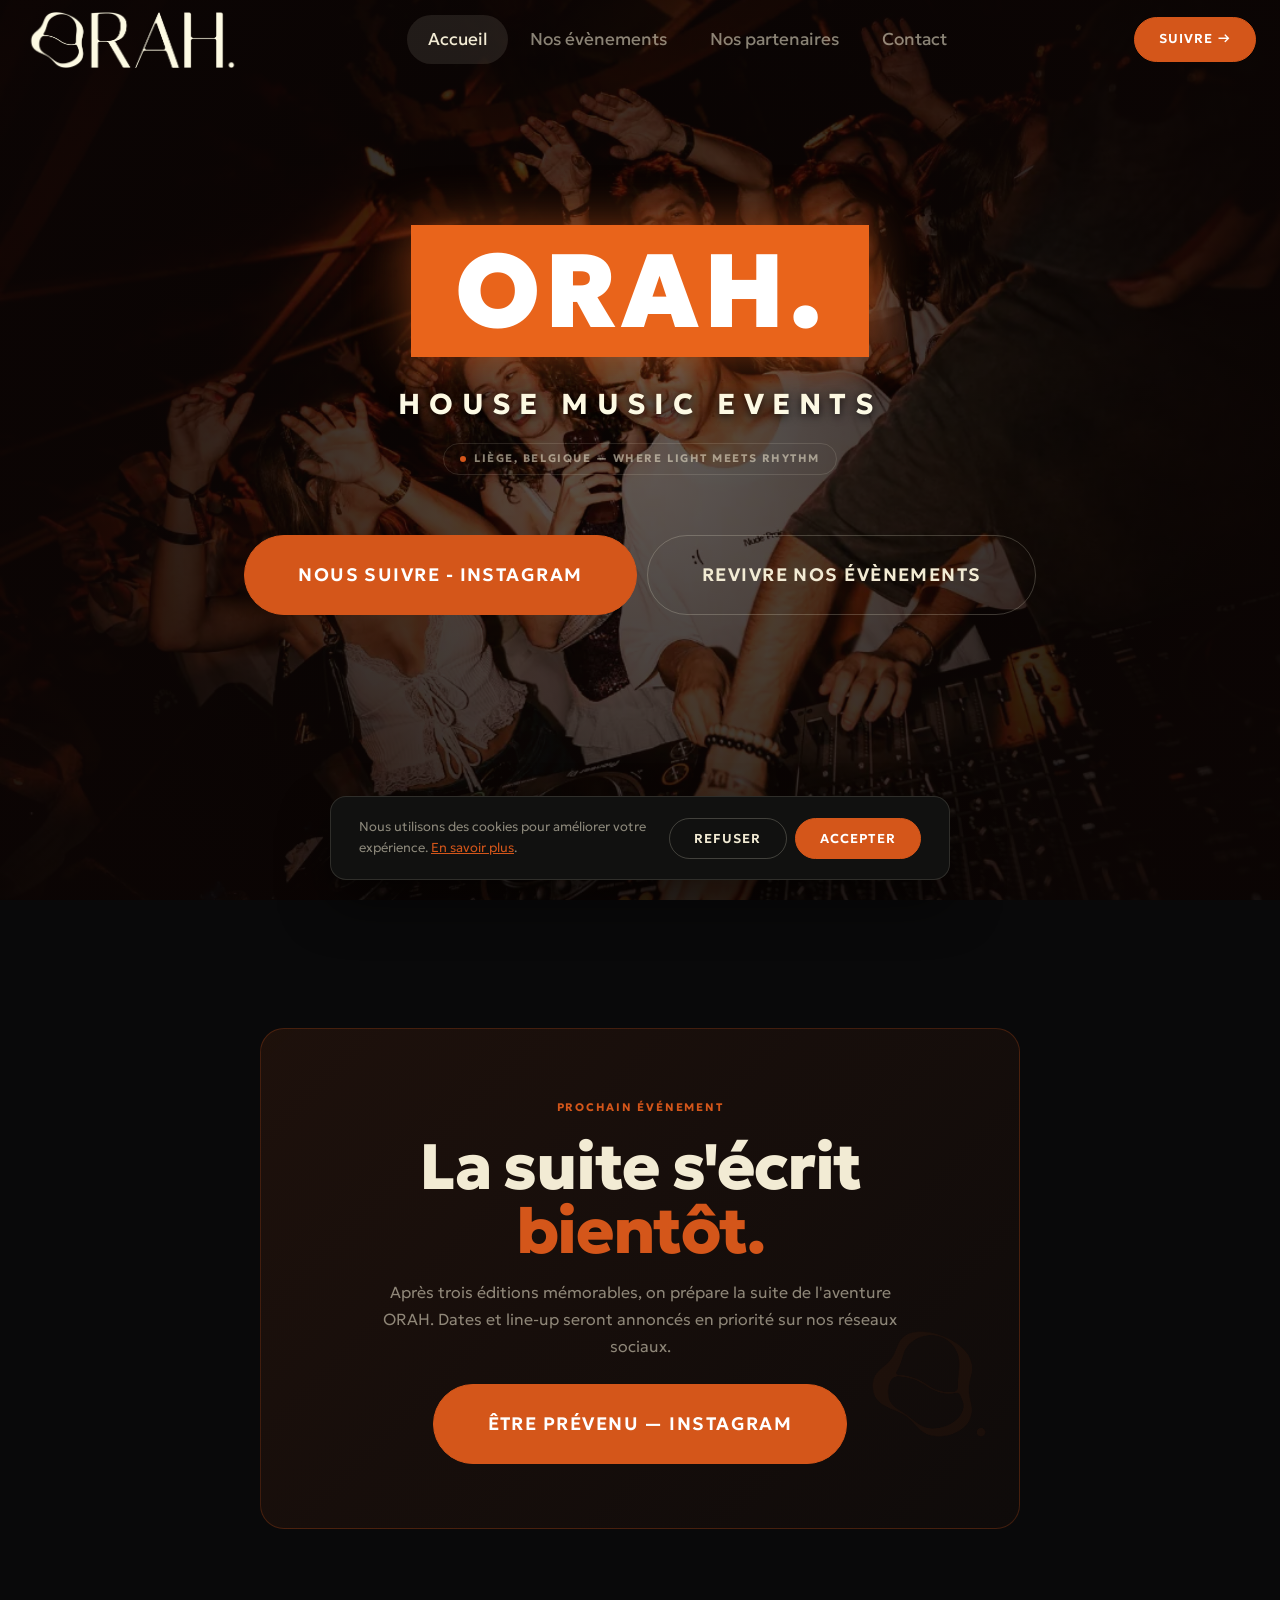
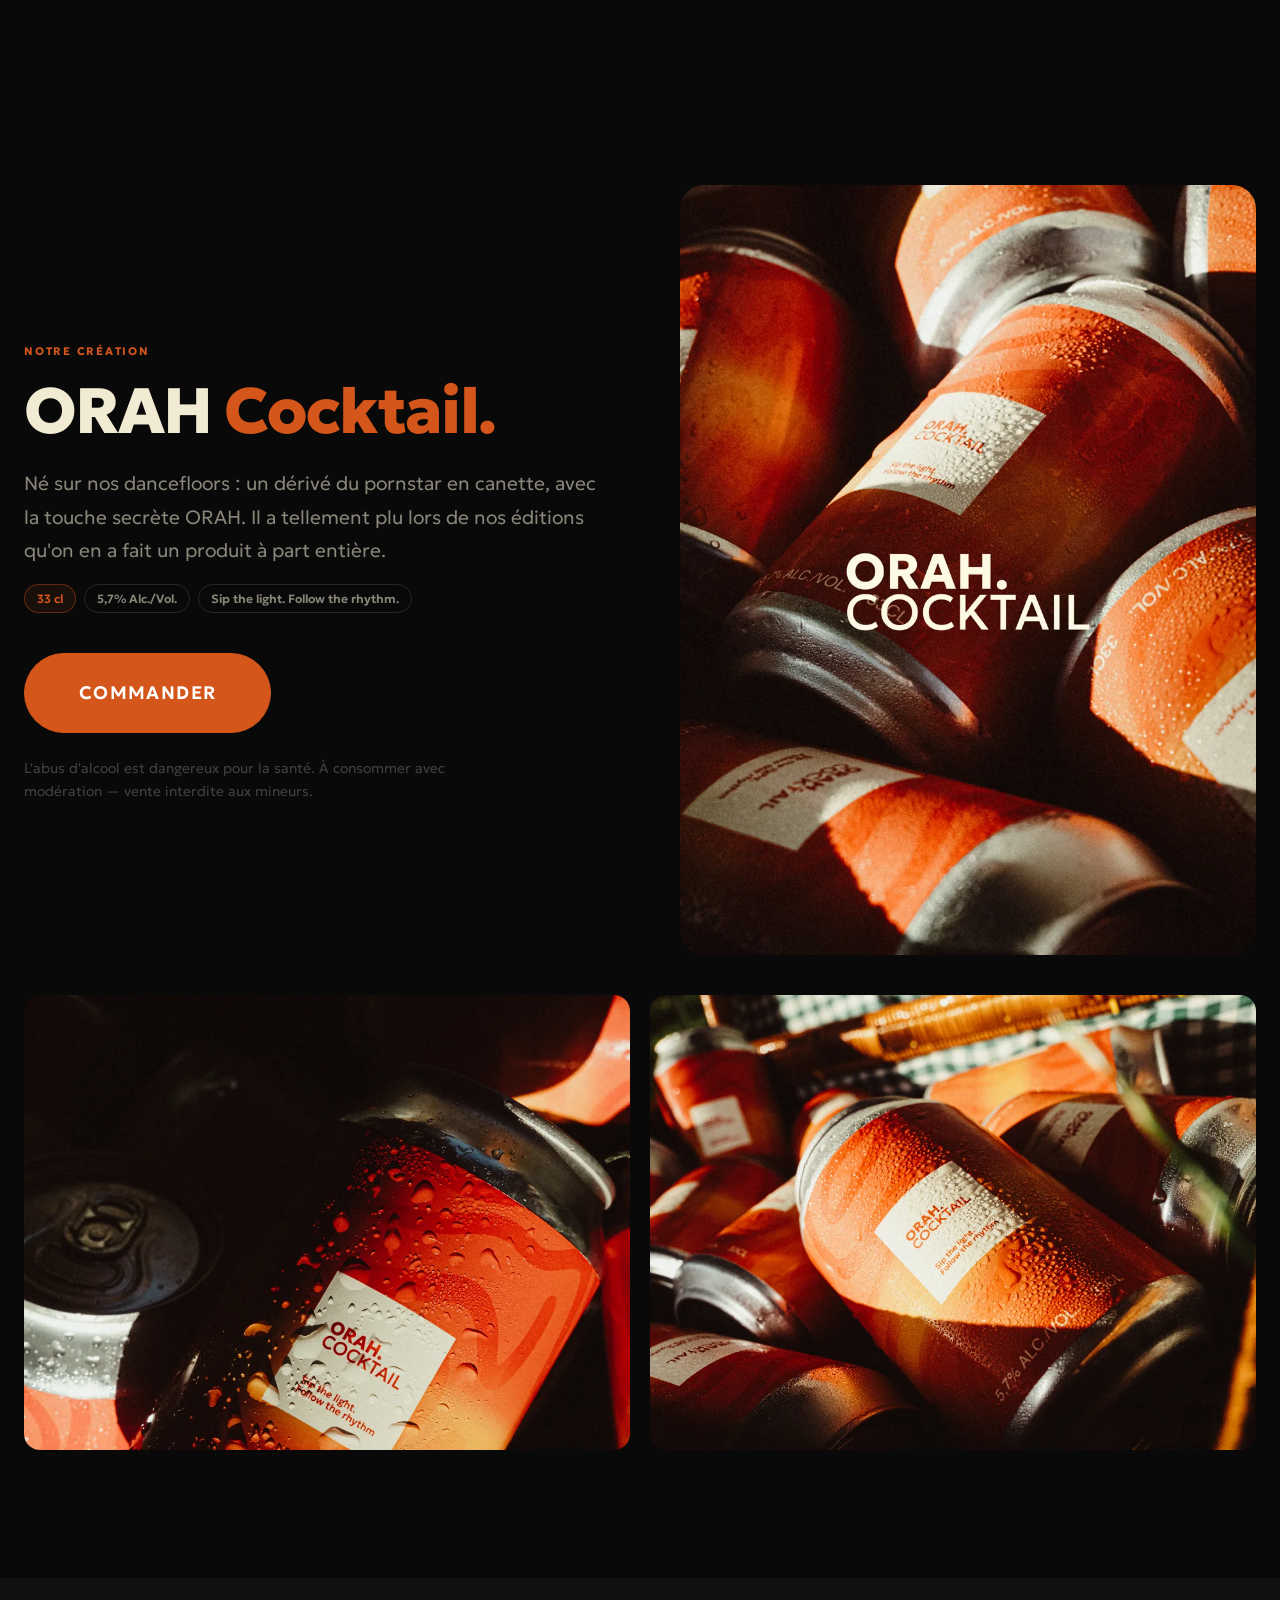
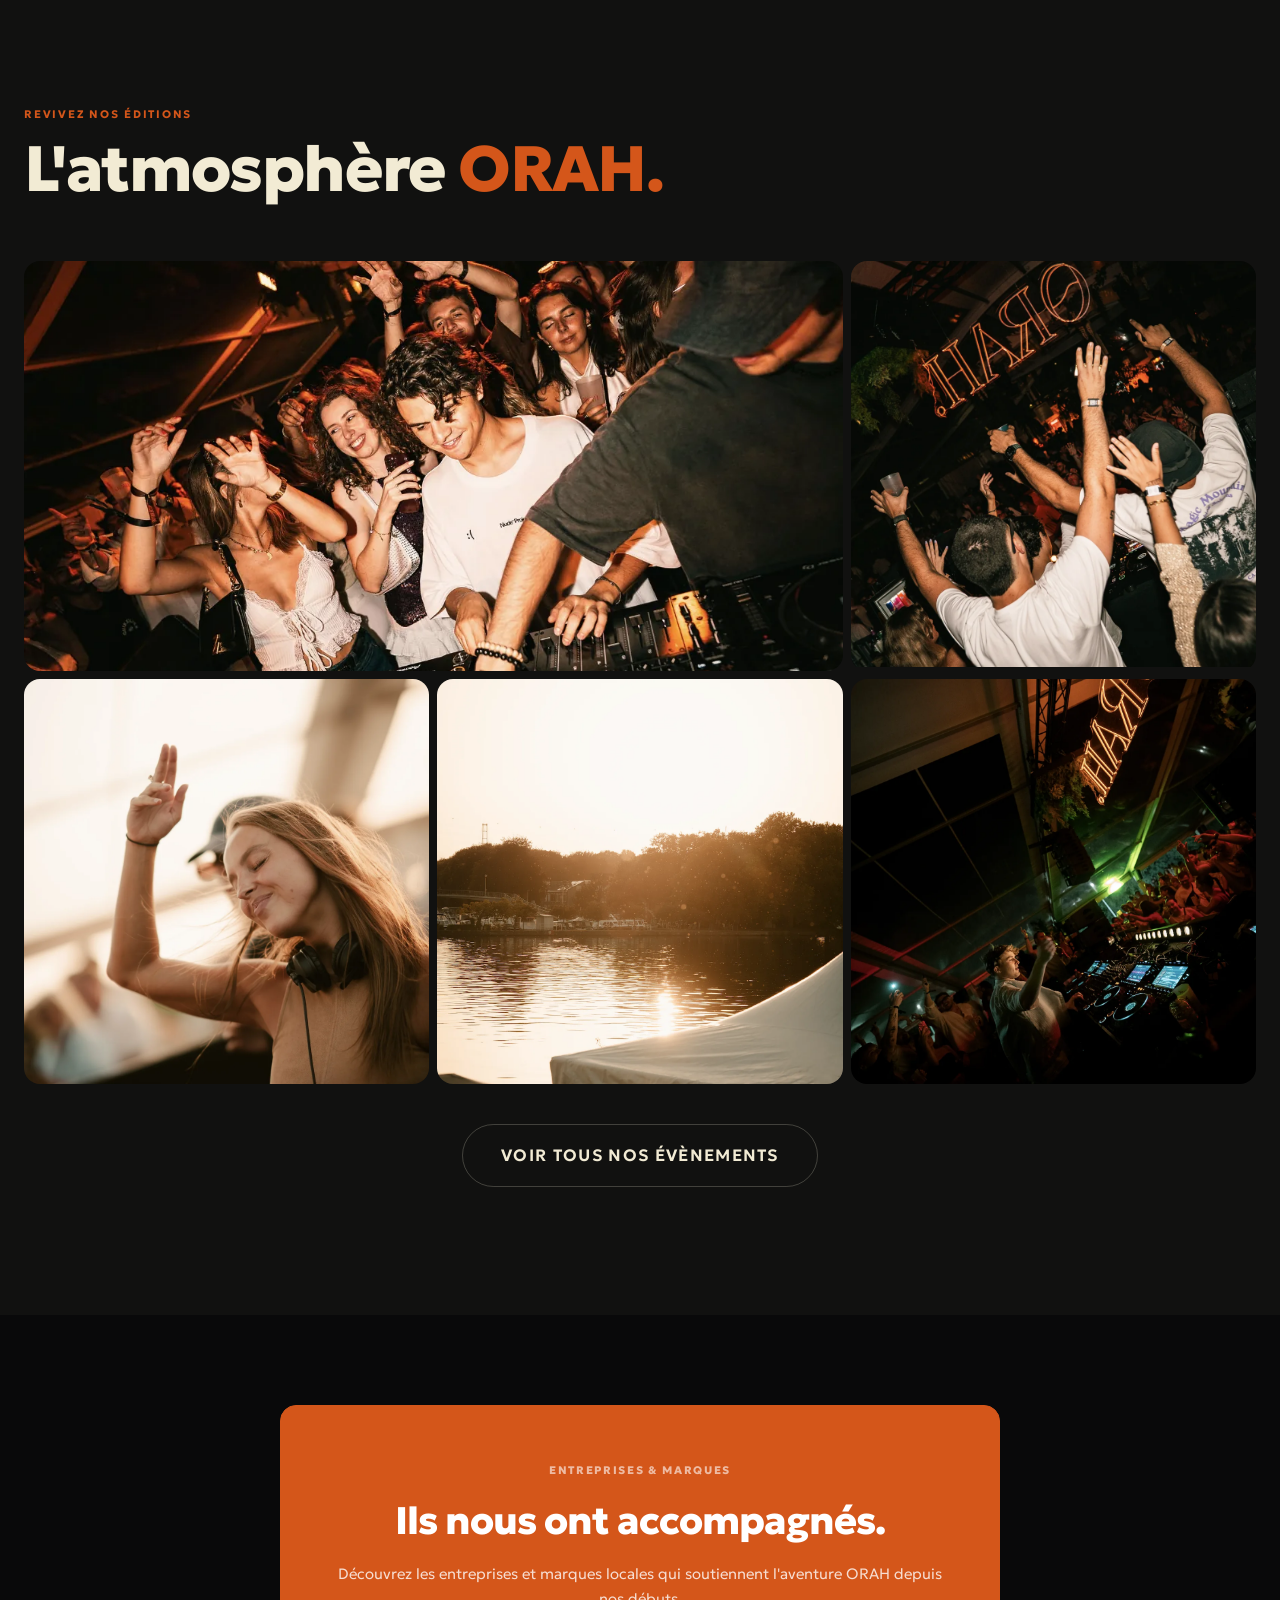
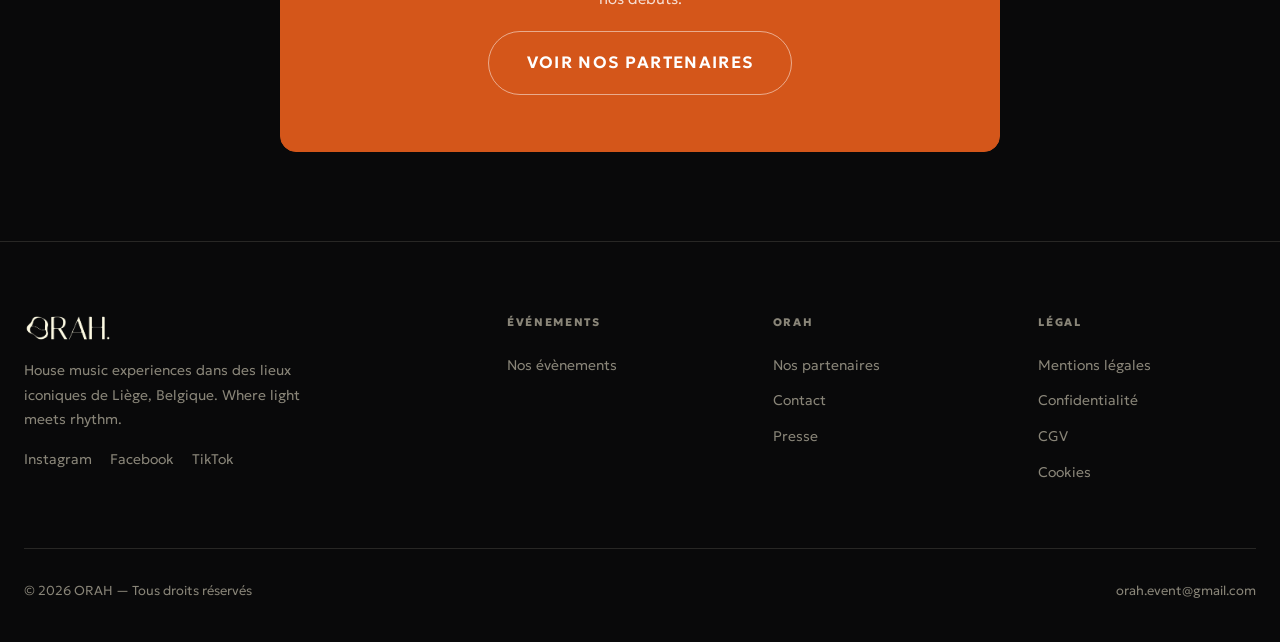
<file: index.html>
<!DOCTYPE html>
<html lang="fr">
<head>
  <meta charset="UTF-8">
  <meta name="viewport" content="width=device-width, initial-scale=1.0">
  <title>ORAH — Where light meets rhythm | Liège</title>
  <meta name="description" content="ORAH — House music experiences dans des lieux iconiques de Liège, Belgique. Découvrez nos évènements passés et suivez la suite de l'aventure.">
  <!-- OpenGraph -->
  <meta property="og:title" content="ORAH — Where light meets rhythm">
  <meta property="og:description" content="House music experiences dans des lieux iconiques. Liège, Belgique.">
  <meta property="og:type" content="website">
  <meta property="og:url" content="https://orah-event.com">
  <meta property="og:image" content="assets/images/og-home.jpg">
  <meta name="twitter:card" content="summary_large_image">
  <link rel="canonical" href="https://orah-event.com">
  <link rel="icon" type="image/png" href="assets/logos/Monogramme_orange_.png">
  <link rel="stylesheet" href="css/main.css">
</head>
<body>

<!-- ============ HEADER ============ -->
<header class="site-header">
  <div class="header-inner">
    <a href="index.html" class="header-logo">
      <img src="assets/logos/Logo_nav_creme_.png" alt="ORAH">
    </a>
    <nav class="main-nav" aria-label="Navigation principale">
      <a href="index.html" class="active">Accueil</a>
      <a href="evenements.html">Nos évènements</a>
      <a href="partenaires.html">Nos partenaires</a>
      <a href="contact.html">Contact</a>
    </nav>
    <div class="header-actions">
      <a href="https://www.instagram.com/orah_event/" class="btn btn-primary btn-sm" target="_blank" rel="noopener">Suivre →</a>
      <button class="hamburger" aria-label="Menu" aria-expanded="false">
        <span></span><span></span><span></span>
      </button>
    </div>
  </div>
</header>

<!-- Mobile Nav -->
<nav class="mobile-nav" aria-label="Navigation mobile">
  <a href="index.html" class="active">Accueil</a>
  <a href="evenements.html">Nos évènements</a>
  <a href="partenaires.html">Nos partenaires</a>
  <a href="contact.html">Contact</a>
  <a href="https://www.instagram.com/orah_event/" class="btn btn-primary mt40" target="_blank" rel="noopener">Nous suivre - Instagram →</a>
</nav>

<!-- ============ HERO VIVANT ============ -->
<section class="hero hero-center hero-video-bg">
  <!-- Vidéo d'ambiance en arrière-plan -->
  <div class="hero-video-wrapper">
    <video autoplay loop muted playsinline poster="assets/images/4 jours en image - 2025/Screenshot 2026-03-03 at 23.12.10.webp" class="hero-bg-video">
      <source src="assets/videos/after-movie-2025-v2.mp4" type="video/mp4">
    </video>
    <!-- Overlay sombre pour garantir la lisibilité du texte -->
    <div class="hero-overlay"></div>
  </div>

  <div class="wrap hero-content">

    <!-- Bandeau Orange Signature avec Typo ORAH. -->
    <div class="brand-banner">
      <h1 class="brand-banner-text">ORAH.</h1>
    </div>

    <!-- Sous-titre principal -->
    <p class="hero-subtitle">HOUSE MUSIC EVENTS</p>

    <!-- Slogan secondaire / Localisation -->
    <div class="eyebrow mt16">
      <span class="eyebrow-dot"></span>
      <span class="eyebrow-text">Liège, Belgique — Where light meets rhythm</span>
    </div>

    <!-- Boutons d'action -->
    <div class="btn-group mt32">
      <a href="https://www.instagram.com/orah_event/" class="btn btn-primary btn-lg" target="_blank" rel="noopener">Nous suivre - Instagram</a>
      <a href="evenements.html" class="btn btn-outline btn-lg">Revivre nos évènements</a>
    </div>

  </div>

  <div class="scroll-hint" aria-hidden="true">
    <span>Scroll</span>
    <div class="scroll-hint-line"></div>
  </div>
</section>

<!-- ============ PROCHAIN ÉVÉNEMENT ============ -->
<section class="section" id="prochain">
  <div class="wrap">
    <div class="reveal" style="max-width:760px; margin-inline:auto; text-align:center; padding:64px 48px; background:linear-gradient(135deg, rgba(212,86,26,0.1) 0%, rgba(212,86,26,0.03) 100%); border:1px solid rgba(212,86,26,0.25); border-radius:var(--radius-lg); position:relative; overflow:hidden;">
      <img src="assets/logos/Monogramme_orange_.png" alt="" aria-hidden="true" style="position:absolute; right:-40px; bottom:-40px; width:260px; opacity:0.05; pointer-events:none; user-select:none;">
      <span class="label text-orange">Prochain événement</span>
      <h2 class="disp-3 mt16">La suite s'écrit <span class="text-orange">bientôt.</span></h2>
      <p class="body-md text-muted mt16" style="max-width:520px; margin-inline:auto;">
        Après trois éditions mémorables, on prépare la suite de l'aventure ORAH. Dates et line-up seront annoncés en priorité sur nos réseaux sociaux.
      </p>
      <div class="btn-group mt24" style="justify-content:center;">
        <a href="https://www.instagram.com/orah_event/" class="btn btn-primary btn-lg" target="_blank" rel="noopener">Être prévenu — Instagram</a>
      </div>
    </div>
  </div>
</section>

<!-- ============ ORAH COCKTAIL ============ -->
<section class="section" id="cocktail">
  <div class="wrap">
    <div class="split-2">
      <div class="reveal">
        <span class="label text-orange">Notre création</span>
        <h2 class="disp-3 mt16">ORAH <span class="text-orange">Cocktail.</span></h2>
        <p class="body-lg text-muted mt24">
          Né sur nos dancefloors : un dérivé du pornstar en canette, avec la touche secrète ORAH. Il a tellement plu lors de nos éditions qu'on en a fait un produit à part entière.
        </p>
        <div class="gap-chips mt24">
          <span class="chip chip-orange">33 cl</span>
          <span class="chip">5,7% Alc./Vol.</span>
          <span class="chip">Sip the light. Follow the rhythm.</span>
        </div>
        <div class="btn-group mt40">
          <a href="mailto:orah.event@gmail.com?subject=Commande%20ORAH%20Cocktail" class="btn btn-primary btn-lg">Commander</a>
        </div>
        <p class="body-sm mt24" style="opacity:0.45; max-width:440px;">L'abus d'alcool est dangereux pour la santé. À consommer avec modération — vente interdite aux mineurs.</p>
      </div>
      <div class="reveal rd2" style="overflow:hidden; border-radius:var(--radius-lg);">
        <img src="assets/images/ORAH COCKTAIL/poster.webp"
             alt="Canette ORAH Cocktail"
             style="width:100%; display:block; object-fit:cover; object-position:center center;"
             loading="lazy">
      </div>
    </div>

    <div class="grid-2 mt40 reveal">
      <div style="overflow:hidden; border-radius:var(--radius-md);">
        <img src="assets/images/ORAH COCKTAIL/closeup.webp"
             alt="ORAH Cocktail — Gros plan sur la canette"
             style="width:100%; aspect-ratio:4/3; object-fit:cover; object-position:center 30%; display:block;"
             loading="lazy">
      </div>
      <div style="overflow:hidden; border-radius:var(--radius-md);">
        <img src="assets/images/ORAH COCKTAIL/lifestyle.webp"
             alt="ORAH Cocktail — Ambiance"
             style="width:100%; aspect-ratio:4/3; object-fit:cover; object-position:center 35%; display:block;"
             loading="lazy">
      </div>
    </div>
  </div>
</section>

<!-- ============ MEDIA TEASER ============ -->
<section class="section bg-alt">
  <div class="wrap">
    <div class="sec-head reveal">
      <span class="label">Revivez nos éditions</span>
      <h2 class="disp-3">L'atmosphère <span class="text-orange">ORAH.</span></h2>
    </div>

    <!-- Photo Grid -->
    <div class="photo-grid reveal">
      <div class="photo-grid-span2">
        <img src="assets/images/4 jours en image - 2025/Screenshot 2026-03-03 at 23.12.10.webp"
             alt="ORAH Festival 2025"
             style="width:100%; aspect-ratio:2/1; object-fit:cover; object-position:center center; display:block;"
             loading="lazy">
      </div>
      <div>
        <img src="assets/images/4 jours en image - 2025/COMMUNAUTE.webp"
             alt="ORAH Festival 2025 — Communauté"
             style="width:100%; aspect-ratio:1/1; object-fit:cover; object-position:center center; display:block;"
             loading="lazy">
      </div>
      <div>
        <img src="assets/images/4 jours en image - 2025/LUNA.webp"
             alt="ORAH Festival 2025 — Luna"
             style="width:100%; aspect-ratio:1/1; object-fit:cover; object-position:center center; display:block;"
             loading="lazy">
      </div>
      <div>
        <img src="assets/images/4 jours en image - 2025/MEUSE.webp"
             alt="ORAH Festival 2025 — La Meuse"
             style="width:100%; aspect-ratio:1/1; object-fit:cover; object-position:center center; display:block;"
             loading="lazy">
      </div>
      <div>
        <img src="assets/images/4 jours en image - 2025/NOSI.webp"
             alt="ORAH Festival 2025 — Nosi"
             style="width:100%; aspect-ratio:1/1; object-fit:cover; object-position:center center; display:block;"
             loading="lazy">
      </div>
    </div>

    <div class="mt40 reveal" style="text-align:center;">
      <a href="evenements.html" class="btn btn-outline">Voir tous nos évènements</a>
    </div>
  </div>
</section>

<!-- ============ CALLOUT — Partenaires ============ -->
<section class="section-sm">
  <div class="wrap">
    <div class="callout callout-orange reveal" style="max-width:720px; margin-inline:auto; text-align:center;">
      <div class="callout-lbl">Entreprises & marques</div>
      <h3 class="callout-title">Ils nous ont accompagnés.</h3>
      <p class="callout-desc">Découvrez les entreprises et marques locales qui soutiennent l'aventure ORAH depuis nos débuts.</p>
      <div>
        <a href="partenaires.html" class="btn btn-outline">Voir nos partenaires</a>
      </div>
    </div>
  </div>
</section>

<!-- ============ FOOTER ============ -->
<footer class="site-footer">
  <div class="wrap">
    <div class="footer-top">
      <div class="footer-brand">
        <img src="assets/logos/Logo_nav_creme_.png" alt="ORAH" style="height:28px;">
        <p class="footer-brand-desc">House music experiences dans des lieux iconiques de Liège, Belgique. Where light meets rhythm.</p>
        <div class="footer-socials mt16">
          <a href="https://www.instagram.com/orah_event/" target="_blank" rel="noopener" aria-label="Instagram">Instagram</a>
          <a href="https://www.facebook.com/people/ORAH/61573648333720/" target="_blank" rel="noopener" aria-label="Facebook">Facebook</a>
          <a href="https://www.tiktok.com/@orahevent" target="_blank" rel="noopener" aria-label="TikTok">TikTok</a>
        </div>
      </div>
      <div class="footer-col">
        <h4>Événements</h4>
        <ul>
          <li><a href="evenements.html">Nos évènements</a></li>
        </ul>
      </div>
      <div class="footer-col">
        <h4>ORAH</h4>
        <ul>
          <li><a href="partenaires.html">Nos partenaires</a></li>
          <li><a href="contact.html">Contact</a></li>
          <li><a href="contact.html#presse">Presse</a></li>
        </ul>
      </div>
      <div class="footer-col">
        <h4>Légal</h4>
        <ul>
          <li><a href="mentions-legales.html">Mentions légales</a></li>
          <li><a href="mentions-legales.html#confidentialite">Confidentialité</a></li>
          <li><a href="mentions-legales.html#cgv">CGV</a></li>
          <li><a href="mentions-legales.html#cookies">Cookies</a></li>
        </ul>
      </div>
    </div>
    <div class="footer-bottom">
      <span>© 2026 ORAH — Tous droits réservés</span>
      <span>orah.event@gmail.com</span>
    </div>
  </div>
</footer>

<!-- ============ COOKIE BANNER ============ -->
<div class="cookie-banner" role="dialog" aria-label="Gestion des cookies">
  <p>
    Nous utilisons des cookies pour améliorer votre expérience.
    <a href="mentions-legales.html#cookies">En savoir plus</a>.
  </p>
  <div class="cookie-actions">
    <button class="btn btn-sm btn-outline cookie-decline">Refuser</button>
    <button class="btn btn-sm btn-primary cookie-accept">Accepter</button>
  </div>
</div>

<script src="js/main.js"></script>
</body>
</html>
</file>
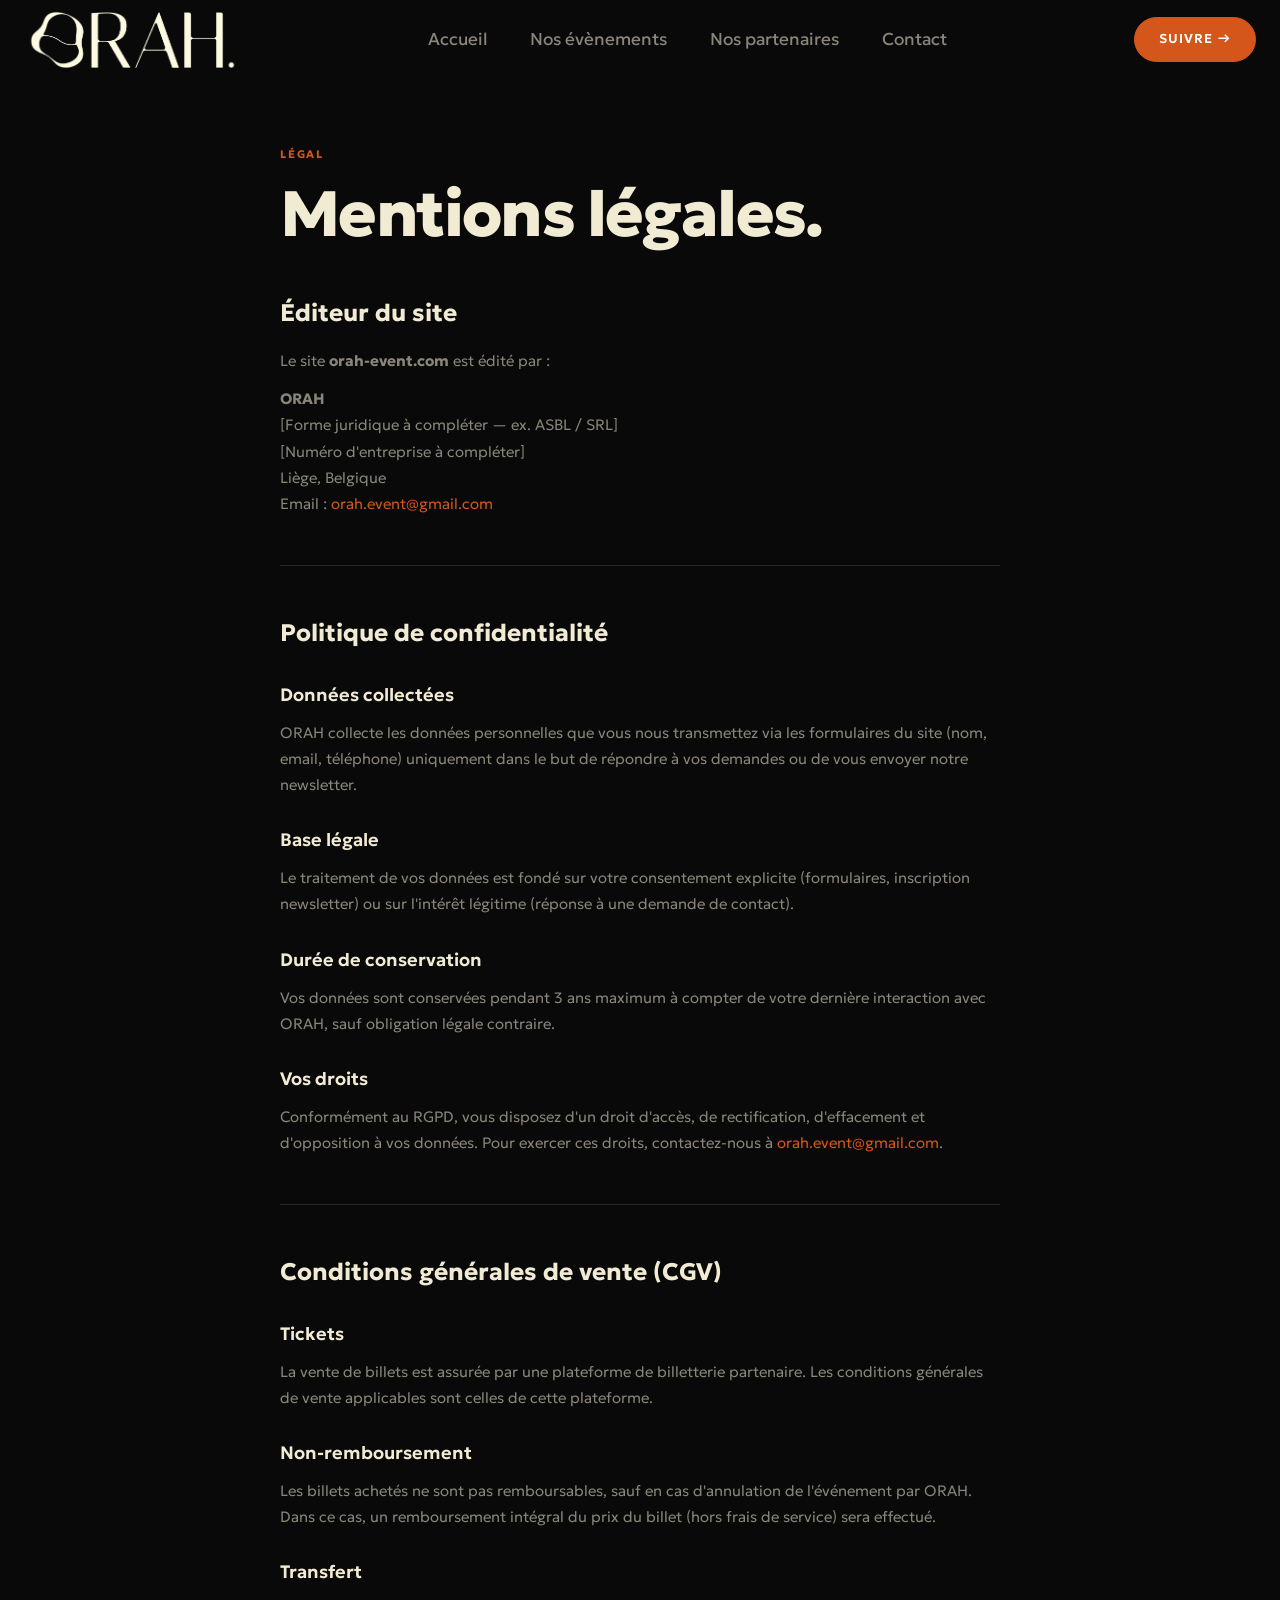
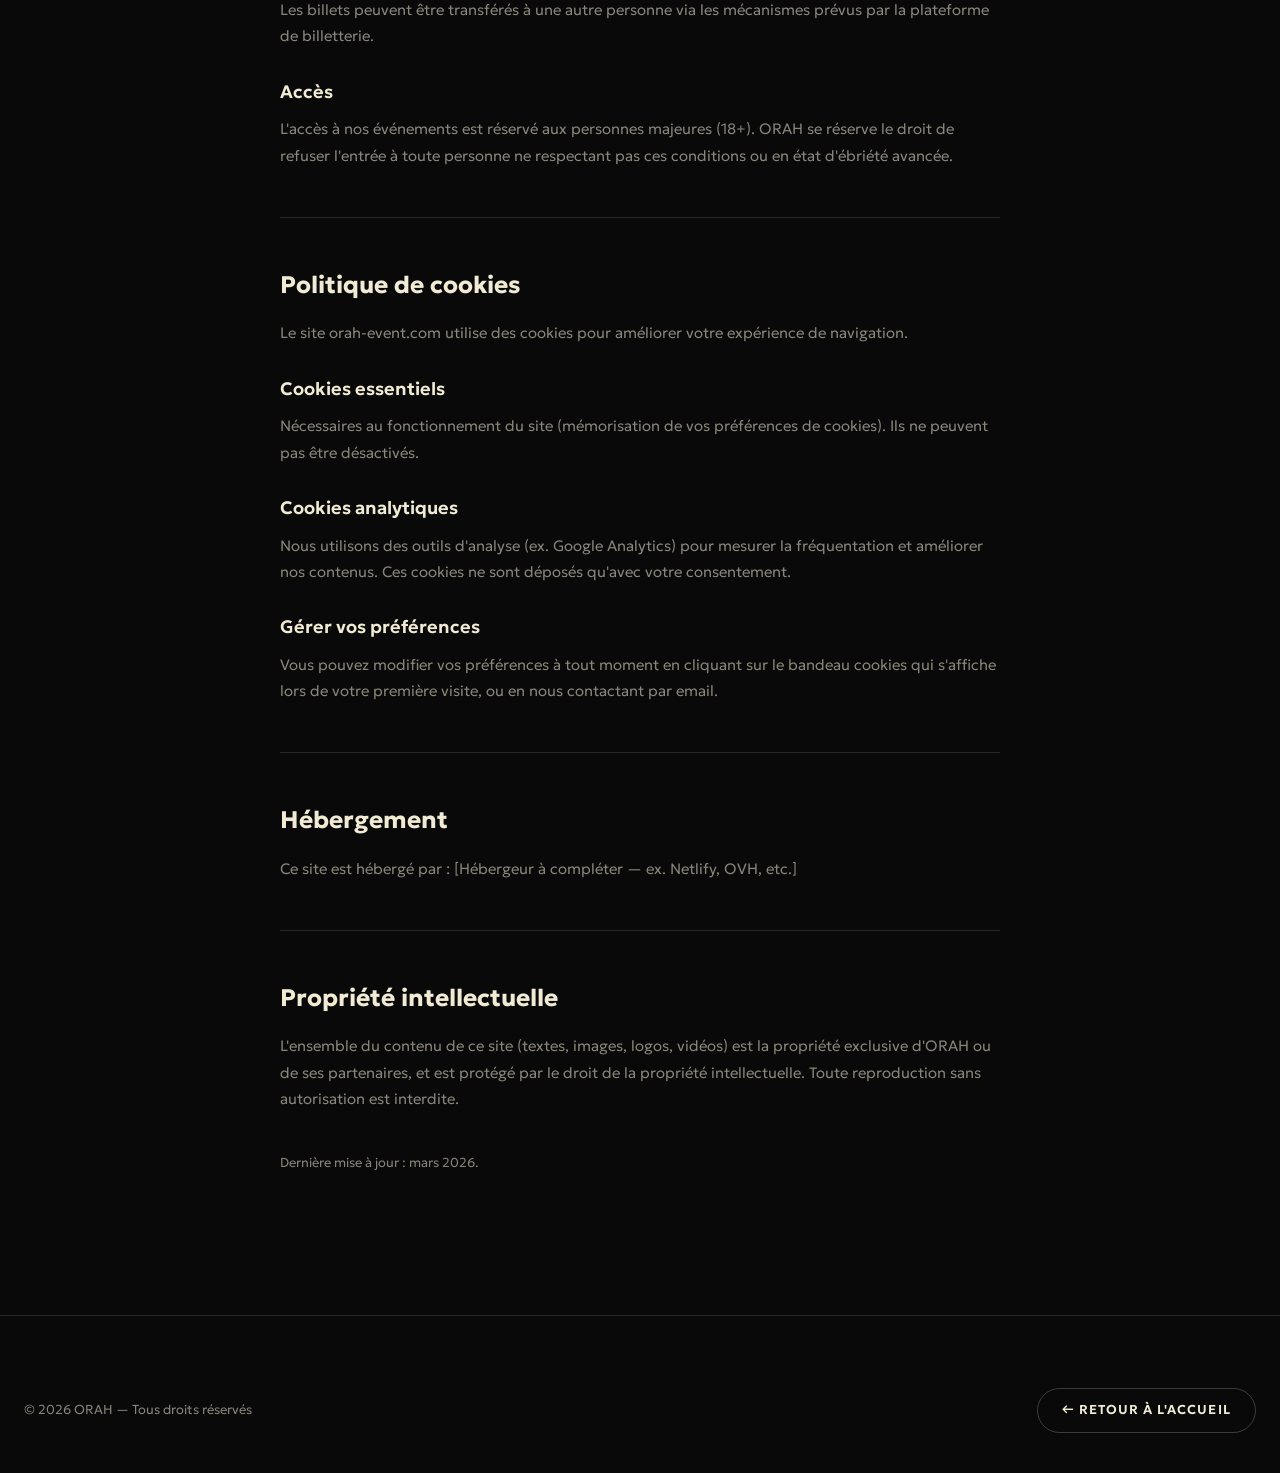
<file: mentions-legales.html>
﻿<!DOCTYPE html>
<html lang="fr">
<head>
  <meta charset="UTF-8">
  <meta name="viewport" content="width=device-width, initial-scale=1.0">
  <title>Mentions légales — ORAH</title>
  <meta name="robots" content="noindex">
  <link rel="icon" type="image/png" href="assets/logos/Monogramme_orange_.png">
  <link rel="stylesheet" href="css/main.css">
  <style>
    .legal-body { max-width: 720px; margin-inline: auto; }
    .legal-body h2 { font-size: 24px; font-weight: 700; margin-top: 48px; margin-bottom: 16px; padding-top: 48px; border-top: 1px solid var(--border); }
    .legal-body h2:first-of-type { border-top: none; padding-top: 0; }
    .legal-body h3 { font-size: 18px; font-weight: 600; margin-top: 28px; margin-bottom: 10px; }
    .legal-body p, .legal-body li { font-size: 15px; color: var(--cream-muted); line-height: 1.75; margin-bottom: 12px; }
    .legal-body ul { list-style: disc; padding-left: 20px; }
    .legal-body a { color: var(--orange); }
  </style>
</head>
<body>
<header class="site-header">
  <div class="header-inner">
    <a href="index.html" class="header-logo"><img src="assets/logos/Logo_nav_creme_.png" alt="ORAH"></a>
    <nav class="main-nav">
      <a href="index.html">Accueil</a>
      <a href="evenements.html">Nos évènements</a>
      <a href="partenaires.html">Nos partenaires</a>
      <a href="contact.html">Contact</a>
    </nav>
    <div class="header-actions">
      <a href="https://www.instagram.com/orah_event/" class="btn btn-primary btn-sm" target="_blank" rel="noopener">Suivre →</a>
      <button class="hamburger" aria-label="Menu"><span></span><span></span><span></span></button>
    </div>
  </div>
</header>
<nav class="mobile-nav">
  <a href="index.html">Accueil</a><a href="evenements.html">Nos évènements</a>
  <a href="partenaires.html">Nos partenaires</a><a href="contact.html">Contact</a>
</nav>

<section class="section" style="padding-top:calc(var(--nav-h) + 60px);">
  <div class="wrap">
    <div class="legal-body">
      <span class="label text-orange">Légal</span>
      <h1 class="disp-3 mt16 mb40">Mentions légales.</h1>

      <h2>Éditeur du site</h2>
      <p>Le site <strong>orah-event.com</strong> est édité par :</p>
      <p>
        <strong>ORAH</strong><br>
        [Forme juridique à compléter — ex. ASBL / SRL]<br>
        [Numéro d'entreprise à compléter]<br>
        Liège, Belgique<br>
        Email : <a href="mailto:orah.event@gmail.com">orah.event@gmail.com</a>
      </p>

      <h2 id="confidentialite">Politique de confidentialité</h2>
      <h3>Données collectées</h3>
      <p>ORAH collecte les données personnelles que vous nous transmettez via les formulaires du site (nom, email, téléphone) uniquement dans le but de répondre à vos demandes ou de vous envoyer notre newsletter.</p>
      <h3>Base légale</h3>
      <p>Le traitement de vos données est fondé sur votre consentement explicite (formulaires, inscription newsletter) ou sur l'intérêt légitime (réponse à une demande de contact).</p>
      <h3>Durée de conservation</h3>
      <p>Vos données sont conservées pendant 3 ans maximum à compter de votre dernière interaction avec ORAH, sauf obligation légale contraire.</p>
      <h3>Vos droits</h3>
      <p>Conformément au RGPD, vous disposez d'un droit d'accès, de rectification, d'effacement et d'opposition à vos données. Pour exercer ces droits, contactez-nous à <a href="mailto:orah.event@gmail.com">orah.event@gmail.com</a>.</p>

      <h2 id="cgv">Conditions générales de vente (CGV)</h2>
      <h3>Tickets</h3>
      <p>La vente de billets est assurée par une plateforme de billetterie partenaire. Les conditions générales de vente applicables sont celles de cette plateforme.</p>
      <h3>Non-remboursement</h3>
      <p>Les billets achetés ne sont pas remboursables, sauf en cas d'annulation de l'événement par ORAH. Dans ce cas, un remboursement intégral du prix du billet (hors frais de service) sera effectué.</p>
      <h3>Transfert</h3>
      <p>Les billets peuvent être transférés à une autre personne via les mécanismes prévus par la plateforme de billetterie.</p>
      <h3>Accès</h3>
      <p>L'accès à nos événements est réservé aux personnes majeures (18+). ORAH se réserve le droit de refuser l'entrée à toute personne ne respectant pas ces conditions ou en état d'ébriété avancée.</p>

      <h2 id="cookies">Politique de cookies</h2>
      <p>Le site orah-event.com utilise des cookies pour améliorer votre expérience de navigation.</p>
      <h3>Cookies essentiels</h3>
      <p>Nécessaires au fonctionnement du site (mémorisation de vos préférences de cookies). Ils ne peuvent pas être désactivés.</p>
      <h3>Cookies analytiques</h3>
      <p>Nous utilisons des outils d'analyse (ex. Google Analytics) pour mesurer la fréquentation et améliorer nos contenus. Ces cookies ne sont déposés qu'avec votre consentement.</p>
      <h3>Gérer vos préférences</h3>
      <p>Vous pouvez modifier vos préférences à tout moment en cliquant sur le bandeau cookies qui s'affiche lors de votre première visite, ou en nous contactant par email.</p>

      <h2>Hébergement</h2>
      <p>Ce site est hébergé par : [Hébergeur à compléter — ex. Netlify, OVH, etc.]</p>

      <h2>Propriété intellectuelle</h2>
      <p>L'ensemble du contenu de ce site (textes, images, logos, vidéos) est la propriété exclusive d'ORAH ou de ses partenaires, et est protégé par le droit de la propriété intellectuelle. Toute reproduction sans autorisation est interdite.</p>

      <p class="mt40" style="font-size:13px;">Dernière mise à jour : mars 2026.</p>
    </div>
  </div>
</section>

<footer class="site-footer">
  <div class="wrap">
    <div class="footer-bottom" style="border-top:none; padding-top:0;">
      <span>© 2026 ORAH — Tous droits réservés</span>
      <a href="index.html" class="btn btn-sm btn-outline">← Retour à l'accueil</a>
    </div>
  </div>
</footer>
<script src="js/main.js"></script>
</body>
</html>
</file>
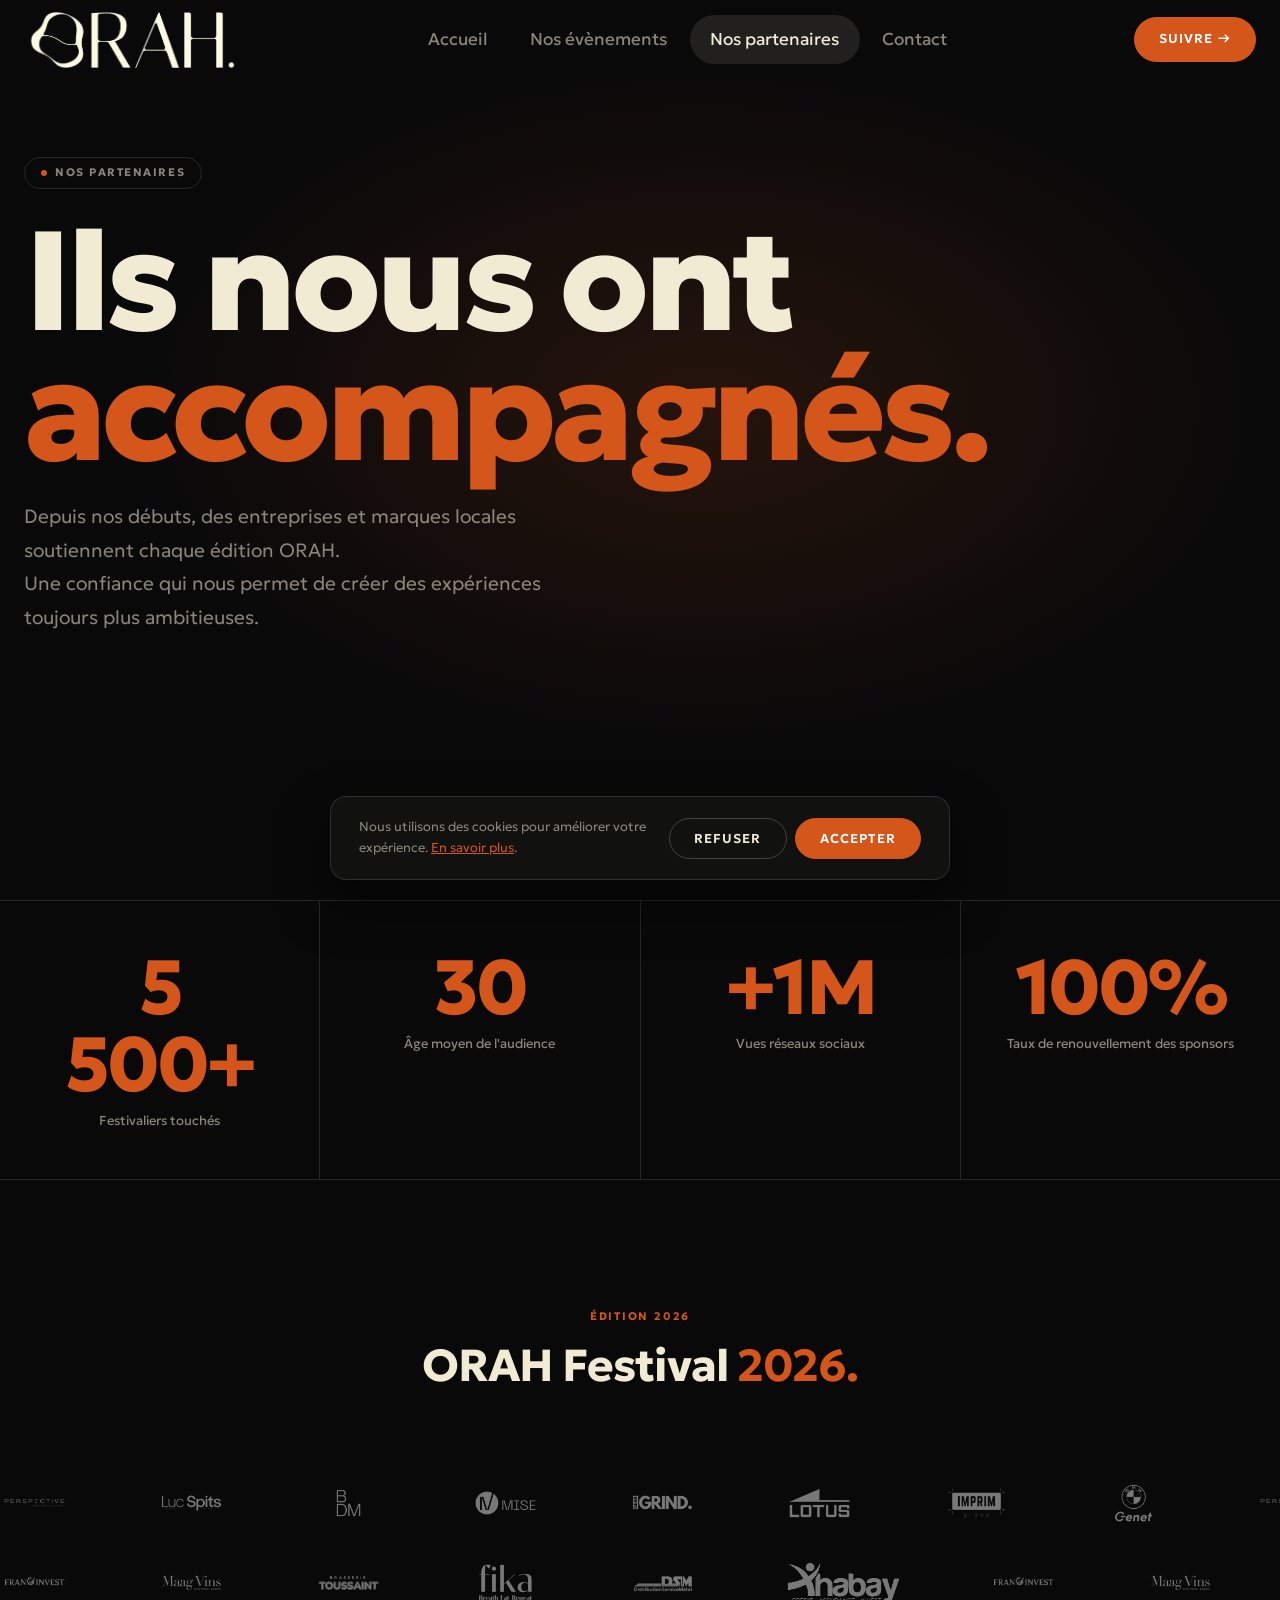
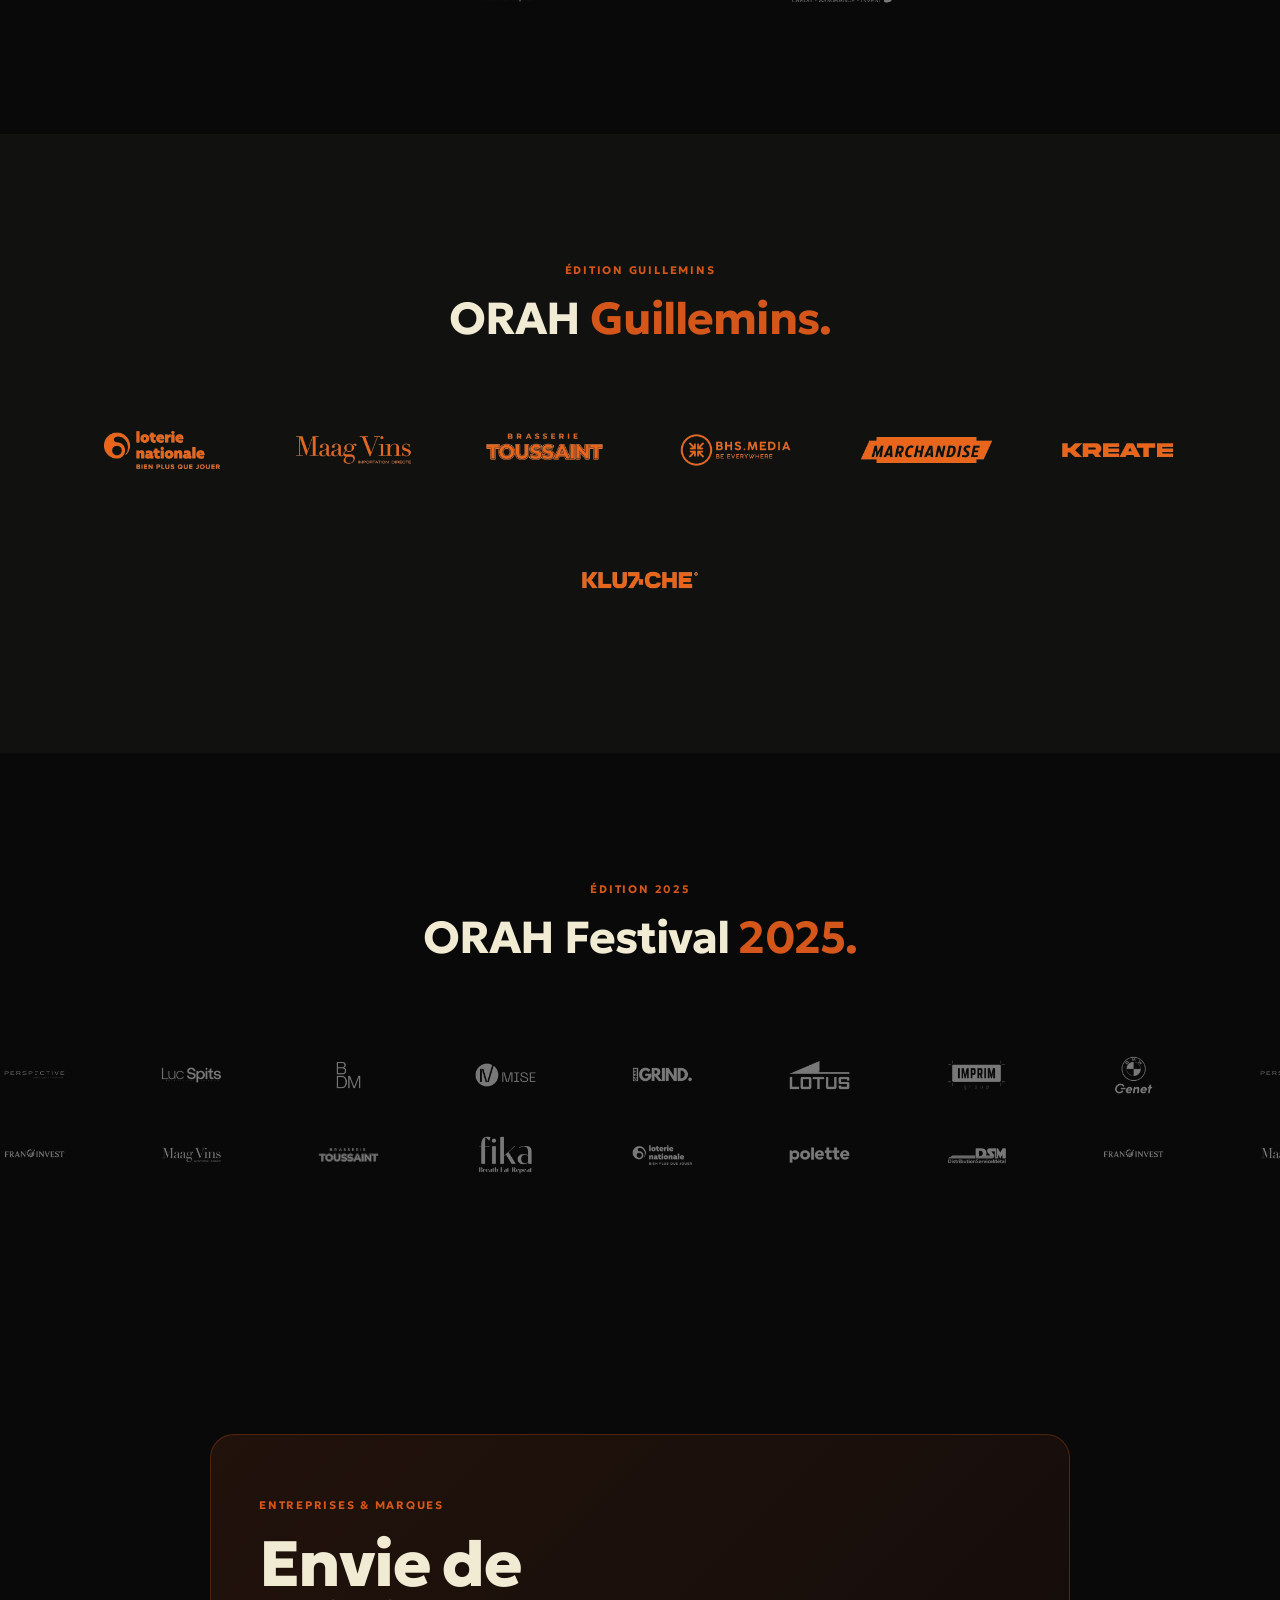
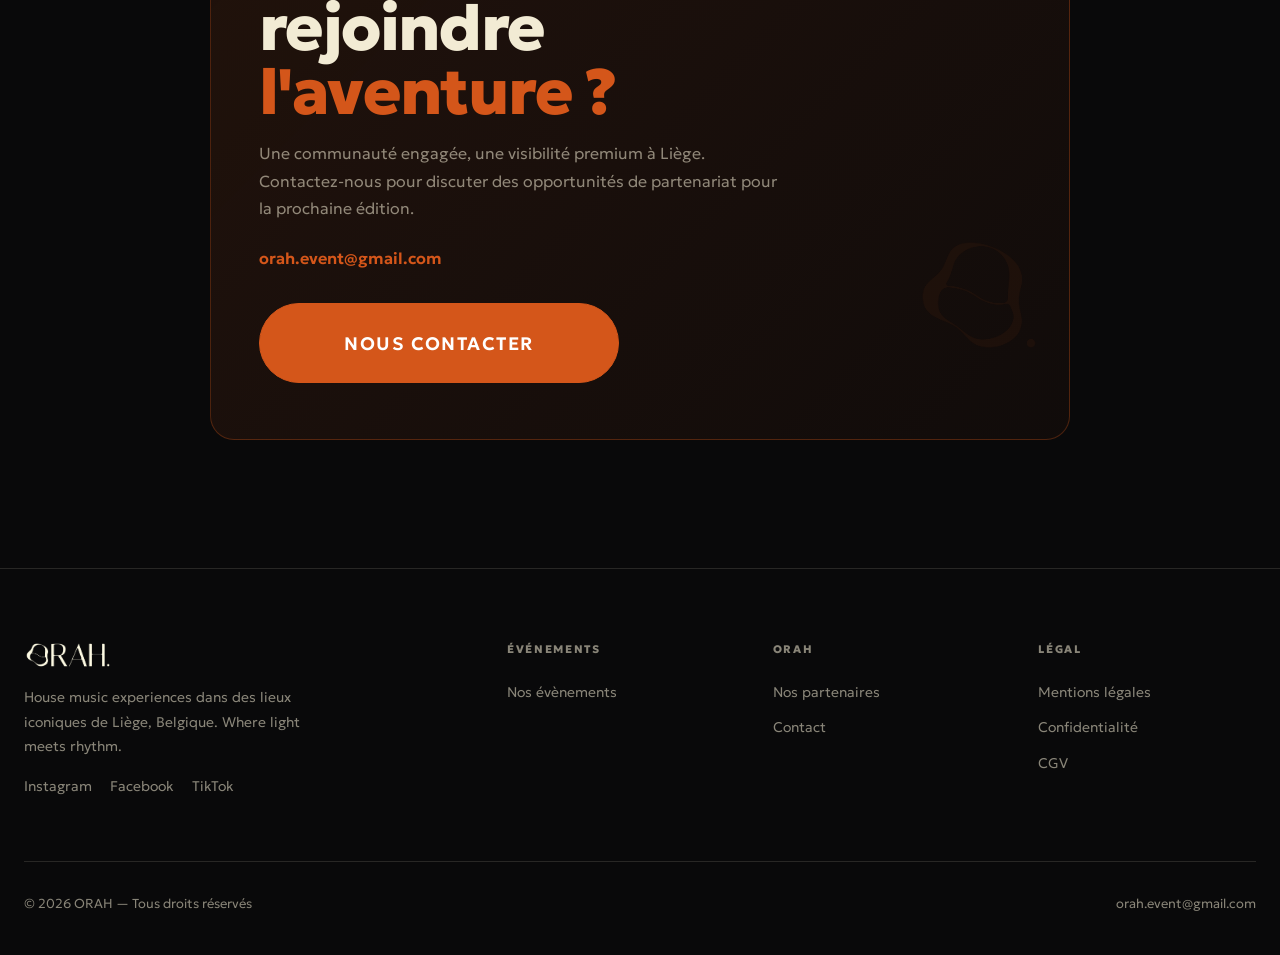
<file: partenaires.html>
<!DOCTYPE html>
<html lang="fr">
<head>
  <meta charset="UTF-8">
  <meta name="viewport" content="width=device-width, initial-scale=1.0">
  <title>Nos partenaires — ORAH | Liège</title>
  <meta name="description" content="Ils nous ont accompagnés : découvrez les entreprises et marques qui soutiennent l'aventure ORAH à Liège depuis nos débuts.">
  <meta property="og:title" content="Nos partenaires — ORAH">
  <meta property="og:description" content="Les entreprises et marques qui soutiennent l'aventure ORAH à Liège.">
  <meta property="og:type" content="website">
  <link rel="canonical" href="https://orah-event.com/partenaires.html">
  <link rel="icon" type="image/png" href="assets/logos/Monogramme_orange_.png">
  <link rel="prefetch" href="index.html">
  <link rel="stylesheet" href="css/main.css">
</head>
<body>

<!-- HEADER -->
<header class="site-header">
  <div class="header-inner">
    <a href="index.html" class="header-logo">
      <img src="assets/logos/Logo_nav_creme_.png" alt="ORAH">
    </a>
    <nav class="main-nav">
      <a href="index.html">Accueil</a>
      <a href="evenements.html">Nos évènements</a>
      <a href="partenaires.html" class="active">Nos partenaires</a>
      <a href="contact.html">Contact</a>
    </nav>
    <div class="header-actions">
      <a href="https://www.instagram.com/orah_event/" class="btn btn-primary btn-sm" target="_blank" rel="noopener">Suivre →</a>
      <button class="hamburger" aria-label="Menu"><span></span><span></span><span></span></button>
    </div>
  </div>
</header>
<nav class="mobile-nav">
  <a href="index.html">Accueil</a>
  <a href="evenements.html">Nos évènements</a>
  <a href="partenaires.html" class="active">Nos partenaires</a>
  <a href="contact.html">Contact</a>
  <a href="https://www.instagram.com/orah_event/" class="btn btn-primary mt40" target="_blank" rel="noopener">Nous suivre - Instagram →</a>
</nav>

<!-- HERO -->
<section class="hero">
  <div class="hero-glow"></div>
  <div class="wrap hero-content">
    <div class="eyebrow">
      <span class="eyebrow-dot"></span>
      <span class="eyebrow-text">Nos partenaires</span>
    </div>
    <h1 class="disp-1 hero-title">
      Ils nous ont<br><span class="text-orange">accompagnés.</span>
    </h1>
    <p class="body-lg hero-sub">
      Depuis nos débuts, des entreprises et marques locales soutiennent chaque édition ORAH.<br>
      Une confiance qui nous permet de créer des expériences toujours plus ambitieuses.
    </p>
  </div>
</section>

<!-- STATS -->
<div class="stats-bar">
  <div class="stat">
    <div class="stat-num">5 500+</div>
    <div class="stat-lbl">Festivaliers touchés</div>
  </div>
  <div class="stat">
    <div class="stat-num">30</div>
    <div class="stat-lbl">Âge moyen de l'audience</div>
  </div>
  <div class="stat">
    <div class="stat-num">+1M</div>
    <div class="stat-lbl">Vues réseaux sociaux</div>
  </div>
  <div class="stat">
    <div class="stat-num">100%</div>
    <div class="stat-lbl">Taux de renouvellement des sponsors</div>
  </div>
</div>

<!-- PARTENAIRES 2026 -->
<section class="section">
  <div class="wrap">
    <div class="sec-head sec-head-center reveal">
      <span class="label">Édition 2026</span>
      <h2 class="h1">ORAH Festival <span class="text-orange">2026.</span></h2>
    </div>
  </div>
  <div class="sponsor-marquee-outer" style="margin-top:48px;">
    <div class="sponsor-marquee-track">
      <img src="assets/images/PARTENAIRES/FESTIVAL/web/2.webp"  alt="Perspective"      class="sponsor-logo" loading="lazy">
      <img src="assets/images/PARTENAIRES/FESTIVAL/web/3.webp"  alt="Luc Spits"        class="sponsor-logo" loading="lazy">
      <img src="assets/images/PARTENAIRES/FESTIVAL/web/4.webp"  alt="BDM"              class="sponsor-logo" loading="lazy">
      <img src="assets/images/PARTENAIRES/FESTIVAL/web/5.webp"  alt="Mise"             class="sponsor-logo" loading="lazy">
      <img src="assets/images/PARTENAIRES/FESTIVAL/web/6.webp"  alt="Grind."           class="sponsor-logo" loading="lazy">
      <img src="assets/images/PARTENAIRES/FESTIVAL/web/7.webp"  alt="Lotus"            class="sponsor-logo" loading="lazy">
      <img src="assets/images/PARTENAIRES/FESTIVAL/web/8.webp"  alt="Imprim"           class="sponsor-logo" loading="lazy">
      <img src="assets/images/PARTENAIRES/FESTIVAL/web/9.webp"  alt="Genet"            class="sponsor-logo" loading="lazy">
      <img src="assets/images/PARTENAIRES/FESTIVAL/web/2.webp"  alt="Perspective"      class="sponsor-logo" loading="lazy">
      <img src="assets/images/PARTENAIRES/FESTIVAL/web/3.webp"  alt="Luc Spits"        class="sponsor-logo" loading="lazy">
      <img src="assets/images/PARTENAIRES/FESTIVAL/web/4.webp"  alt="BDM"              class="sponsor-logo" loading="lazy">
      <img src="assets/images/PARTENAIRES/FESTIVAL/web/5.webp"  alt="Mise"             class="sponsor-logo" loading="lazy">
      <img src="assets/images/PARTENAIRES/FESTIVAL/web/6.webp"  alt="Grind."           class="sponsor-logo" loading="lazy">
      <img src="assets/images/PARTENAIRES/FESTIVAL/web/7.webp"  alt="Lotus"            class="sponsor-logo" loading="lazy">
      <img src="assets/images/PARTENAIRES/FESTIVAL/web/8.webp"  alt="Imprim"           class="sponsor-logo" loading="lazy">
      <img src="assets/images/PARTENAIRES/FESTIVAL/web/9.webp"  alt="Genet"            class="sponsor-logo" loading="lazy">
    </div>
  </div>
  <div class="sponsor-marquee-outer" style="margin-top:0; padding-bottom:0;">
    <div class="sponsor-marquee-track reverse">
      <img src="assets/images/PARTENAIRES/FESTIVAL/web/10.webp" alt="Fran Invest"      class="sponsor-logo" loading="lazy">
      <img src="assets/images/PARTENAIRES/FESTIVAL/web/11.webp" alt="Maag Vins"        class="sponsor-logo" loading="lazy">
      <img src="assets/images/PARTENAIRES/FESTIVAL/web/12.webp" alt="Brasserie Toussaint" class="sponsor-logo" loading="lazy">
      <img src="assets/images/PARTENAIRES/FESTIVAL/web/13.webp" alt="Fika"             class="sponsor-logo" loading="lazy">
      <img src="assets/images/PARTENAIRES/FESTIVAL/web/16.webp" alt="DSM"              class="sponsor-logo" loading="lazy">
      <img src="assets/images/PARTENAIRES/FESTIVAL/web/habay.webp" alt="Habay"         class="sponsor-logo" loading="lazy">
      <img src="assets/images/PARTENAIRES/FESTIVAL/web/10.webp" alt="Fran Invest"      class="sponsor-logo" loading="lazy">
      <img src="assets/images/PARTENAIRES/FESTIVAL/web/11.webp" alt="Maag Vins"        class="sponsor-logo" loading="lazy">
      <img src="assets/images/PARTENAIRES/FESTIVAL/web/12.webp" alt="Brasserie Toussaint" class="sponsor-logo" loading="lazy">
      <img src="assets/images/PARTENAIRES/FESTIVAL/web/13.webp" alt="Fika"             class="sponsor-logo" loading="lazy">
      <img src="assets/images/PARTENAIRES/FESTIVAL/web/16.webp" alt="DSM"              class="sponsor-logo" loading="lazy">
      <img src="assets/images/PARTENAIRES/FESTIVAL/web/habay.webp" alt="Habay"         class="sponsor-logo" loading="lazy">
    </div>
  </div>
</section>

<!-- PARTENAIRES GUILLEMINS -->
<section class="section bg-alt">
  <div class="wrap">
    <div class="sec-head sec-head-center reveal">
      <span class="label">Édition Guillemins</span>
      <h2 class="h1">ORAH <span class="text-orange">Guillemins.</span></h2>
    </div>
    <div class="reveal" style="display:flex; flex-wrap:wrap; align-items:center; justify-content:center; gap:40px 56px; margin-top:40px;">
      <a href="https://www.loterie-nationale.be/" target="_blank" rel="noopener" style="display:flex; align-items:center; justify-content:center; transition:opacity 0.2s;" onmouseover="this.style.opacity='.5'" onmouseout="this.style.opacity='1'">
        <img src="assets/images/PARTENAIRES/GUILLEMINS/19.webp" alt="Loterie Nationale" style="height:90px; width:auto; object-fit:contain;" loading="lazy">
      </a>
      <a href="https://www.maagvins.be/" target="_blank" rel="noopener" style="display:flex; align-items:center; justify-content:center; transition:opacity 0.2s;" onmouseover="this.style.opacity='.5'" onmouseout="this.style.opacity='1'">
        <img src="assets/images/PARTENAIRES/GUILLEMINS/20.webp" alt="Maag Vins" style="height:90px; width:auto; object-fit:contain;" loading="lazy">
      </a>
      <a href="https://www.facebook.com/BrasserieToussaint1/" target="_blank" rel="noopener" style="display:flex; align-items:center; justify-content:center; transition:opacity 0.2s;" onmouseover="this.style.opacity='.5'" onmouseout="this.style.opacity='1'">
        <img src="assets/images/PARTENAIRES/GUILLEMINS/21.webp" alt="Brasserie Toussaint" style="height:90px; width:auto; object-fit:contain;" loading="lazy">
      </a>
      <a href="https://bhs.media/" target="_blank" rel="noopener" style="display:flex; align-items:center; justify-content:center; transition:opacity 0.2s;" onmouseover="this.style.opacity='.5'" onmouseout="this.style.opacity='1'">
        <img src="assets/images/PARTENAIRES/GUILLEMINS/22.webp" alt="BHS Media" style="height:90px; width:auto; object-fit:contain;" loading="lazy">
      </a>
      <a href="https://www.marchandise.be/fr/" target="_blank" rel="noopener" style="display:flex; align-items:center; justify-content:center; transition:opacity 0.2s;" onmouseover="this.style.opacity='.5'" onmouseout="this.style.opacity='1'">
        <img src="assets/images/PARTENAIRES/GUILLEMINS/17.webp" alt="Marchandise" style="height:90px; width:auto; object-fit:contain;" loading="lazy">
      </a>
      <a href="https://www.instagram.com/kreateworldwide/?hl=fr" target="_blank" rel="noopener" style="display:flex; align-items:center; justify-content:center; transition:opacity 0.2s;" onmouseover="this.style.opacity='.5'" onmouseout="this.style.opacity='1'">
        <img src="assets/images/PARTENAIRES/GUILLEMINS/18.webp" alt="Kreate Worldwide" style="height:90px; width:auto; object-fit:contain;" loading="lazy">
      </a>
      <div style="display:flex; align-items:center; justify-content:center;">
        <img src="assets/images/PARTENAIRES/GUILLEMINS/23.webp" alt="KLU7-CHE" style="height:90px; width:auto; object-fit:contain;" loading="lazy">
      </div>
    </div>
  </div>
</section>

<!-- PARTENAIRES 2025 -->
<section class="section">
  <div class="wrap">
    <div class="sec-head sec-head-center reveal">
      <span class="label">Édition 2025</span>
      <h2 class="h1">ORAH Festival <span class="text-orange">2025.</span></h2>
    </div>
  </div>
  <div class="sponsor-marquee-outer" style="margin-top:48px;">
    <div class="sponsor-marquee-track">
      <img src="assets/images/PARTENAIRES/FESTIVAL/web/2.webp"  alt="Perspective"      class="sponsor-logo" loading="lazy">
      <img src="assets/images/PARTENAIRES/FESTIVAL/web/3.webp"  alt="Luc Spits"        class="sponsor-logo" loading="lazy">
      <img src="assets/images/PARTENAIRES/FESTIVAL/web/4.webp"  alt="BDM"              class="sponsor-logo" loading="lazy">
      <img src="assets/images/PARTENAIRES/FESTIVAL/web/5.webp"  alt="Mise"             class="sponsor-logo" loading="lazy">
      <img src="assets/images/PARTENAIRES/FESTIVAL/web/6.webp"  alt="Grind."           class="sponsor-logo" loading="lazy">
      <img src="assets/images/PARTENAIRES/FESTIVAL/web/7.webp"  alt="Lotus"            class="sponsor-logo" loading="lazy">
      <img src="assets/images/PARTENAIRES/FESTIVAL/web/8.webp"  alt="Imprim"           class="sponsor-logo" loading="lazy">
      <img src="assets/images/PARTENAIRES/FESTIVAL/web/9.webp"  alt="Genet"            class="sponsor-logo" loading="lazy">
      <img src="assets/images/PARTENAIRES/FESTIVAL/web/2.webp"  alt="Perspective"      class="sponsor-logo" loading="lazy">
      <img src="assets/images/PARTENAIRES/FESTIVAL/web/3.webp"  alt="Luc Spits"        class="sponsor-logo" loading="lazy">
      <img src="assets/images/PARTENAIRES/FESTIVAL/web/4.webp"  alt="BDM"              class="sponsor-logo" loading="lazy">
      <img src="assets/images/PARTENAIRES/FESTIVAL/web/5.webp"  alt="Mise"             class="sponsor-logo" loading="lazy">
      <img src="assets/images/PARTENAIRES/FESTIVAL/web/6.webp"  alt="Grind."           class="sponsor-logo" loading="lazy">
      <img src="assets/images/PARTENAIRES/FESTIVAL/web/7.webp"  alt="Lotus"            class="sponsor-logo" loading="lazy">
      <img src="assets/images/PARTENAIRES/FESTIVAL/web/8.webp"  alt="Imprim"           class="sponsor-logo" loading="lazy">
      <img src="assets/images/PARTENAIRES/FESTIVAL/web/9.webp"  alt="Genet"            class="sponsor-logo" loading="lazy">
    </div>
  </div>
  <div class="sponsor-marquee-outer" style="margin-top:0; padding-bottom:0;">
    <div class="sponsor-marquee-track reverse">
      <img src="assets/images/PARTENAIRES/FESTIVAL/web/10.webp" alt="Fran Invest"      class="sponsor-logo" loading="lazy">
      <img src="assets/images/PARTENAIRES/FESTIVAL/web/11.webp" alt="Maag Vins"        class="sponsor-logo" loading="lazy">
      <img src="assets/images/PARTENAIRES/FESTIVAL/web/12.webp" alt="Brasserie Toussaint" class="sponsor-logo" loading="lazy">
      <img src="assets/images/PARTENAIRES/FESTIVAL/web/13.webp" alt="Fika"             class="sponsor-logo" loading="lazy">
      <img src="assets/images/PARTENAIRES/FESTIVAL/web/14.webp" alt="Loterie Nationale" class="sponsor-logo" loading="lazy">
      <img src="assets/images/PARTENAIRES/FESTIVAL/web/15.webp" alt="Polette"          class="sponsor-logo" loading="lazy">
      <img src="assets/images/PARTENAIRES/FESTIVAL/web/16.webp" alt="DSM"              class="sponsor-logo" loading="lazy">
      <img src="assets/images/PARTENAIRES/FESTIVAL/web/10.webp" alt="Fran Invest"      class="sponsor-logo" loading="lazy">
      <img src="assets/images/PARTENAIRES/FESTIVAL/web/11.webp" alt="Maag Vins"        class="sponsor-logo" loading="lazy">
      <img src="assets/images/PARTENAIRES/FESTIVAL/web/12.webp" alt="Brasserie Toussaint" class="sponsor-logo" loading="lazy">
      <img src="assets/images/PARTENAIRES/FESTIVAL/web/13.webp" alt="Fika"             class="sponsor-logo" loading="lazy">
      <img src="assets/images/PARTENAIRES/FESTIVAL/web/14.webp" alt="Loterie Nationale" class="sponsor-logo" loading="lazy">
      <img src="assets/images/PARTENAIRES/FESTIVAL/web/15.webp" alt="Polette"          class="sponsor-logo" loading="lazy">
      <img src="assets/images/PARTENAIRES/FESTIVAL/web/16.webp" alt="DSM"              class="sponsor-logo" loading="lazy">
    </div>
  </div>
</section>

<!-- CONTACT CTA -->
<section class="section" id="contact-form">
  <div class="wrap">
    <div class="reveal" style="max-width:860px; margin-inline:auto; padding:56px 48px; background:linear-gradient(135deg, rgba(212,86,26,0.12) 0%, rgba(212,86,26,0.04) 100%); border:1px solid rgba(212,86,26,0.3); border-radius:var(--radius-lg); display:flex; flex-wrap:wrap; align-items:center; justify-content:space-between; gap:32px; position:relative; overflow:hidden;">
      <img src="assets/logos/Monogramme_orange_.png" alt="" aria-hidden="true" style="position:absolute; right:-40px; bottom:-40px; width:260px; opacity:0.05; pointer-events:none; user-select:none;">
      <div style="max-width:520px;">
        <span class="label text-orange">Entreprises & marques</span>
        <h2 class="disp-3 mt16">Envie de rejoindre <span class="text-orange">l'aventure ?</span></h2>
        <p class="body-md text-muted mt16">Une communauté engagée, une visibilité premium à Liège. Contactez-nous pour discuter des opportunités de partenariat pour la prochaine édition.</p>
        <div class="mt24" style="display:flex; gap:12px; flex-wrap:wrap; align-items:center;">
          <a href="mailto:orah.event@gmail.com" style="color:var(--orange); font-weight:600;">orah.event@gmail.com</a>
        </div>
      </div>
      <div style="flex-shrink:0; display:flex; flex-direction:column; gap:12px; width:100%; max-width:360px;">
        <a href="contact.html" class="btn btn-primary btn-lg">Nous contacter</a>
      </div>
    </div>
  </div>
</section>

<!-- FOOTER -->
<footer class="site-footer">
  <div class="wrap">
    <div class="footer-top">
      <div class="footer-brand">
        <img src="assets/logos/Logo_nav_creme_.png" alt="ORAH" style="height:28px;">
        <p class="footer-brand-desc">House music experiences dans des lieux iconiques de Liège, Belgique. Where light meets rhythm.</p>
        <div class="footer-socials mt16">
          <a href="https://www.instagram.com/orah_event/" target="_blank" rel="noopener">Instagram</a>
          <a href="https://www.facebook.com/people/ORAH/61573648333720/" target="_blank" rel="noopener">Facebook</a>
          <a href="https://www.tiktok.com/@orahevent" target="_blank" rel="noopener">TikTok</a>
        </div>
      </div>
      <div class="footer-col">
        <h4>Événements</h4>
        <ul>
          <li><a href="evenements.html">Nos évènements</a></li>
        </ul>
      </div>
      <div class="footer-col">
        <h4>ORAH</h4>
        <ul>
          <li><a href="partenaires.html">Nos partenaires</a></li>
          <li><a href="contact.html">Contact</a></li>
        </ul>
      </div>
      <div class="footer-col">
        <h4>Légal</h4>
        <ul>
          <li><a href="mentions-legales.html">Mentions légales</a></li>
          <li><a href="mentions-legales.html#confidentialite">Confidentialité</a></li>
          <li><a href="mentions-legales.html#cgv">CGV</a></li>
        </ul>
      </div>
    </div>
    <div class="footer-bottom">
      <span>© 2026 ORAH — Tous droits réservés</span>
      <span>orah.event@gmail.com</span>
    </div>
  </div>
</footer>

<div class="cookie-banner" role="dialog" aria-label="Gestion des cookies">
  <p>Nous utilisons des cookies pour améliorer votre expérience. <a href="mentions-legales.html#cookies">En savoir plus</a>.</p>
  <div class="cookie-actions">
    <button class="btn btn-sm btn-outline cookie-decline">Refuser</button>
    <button class="btn btn-sm btn-primary cookie-accept">Accepter</button>
  </div>
</div>

<script src="js/main.js"></script>
</body>
</html>
</file>
<file: css/main.css>
/* ============================================
   ORAH — Design System
   Where light meets rhythm
   ============================================ */

@font-face {
  font-family: 'Geologica';
  src: url('../assets/fonts/Geologica-VariableFont_CRSV,SHRP,slnt,wght.ttf') format('truetype');
  font-weight: 100 900;
  font-style: normal;
  font-display: swap;
}

/* ============================================
   VARIABLES
   ============================================ */
:root {
  --bg:           #09090A;
  --bg-alt:       #111110;
  --bg-surface:   #181716;
  --cream:        #F2EBD4;
  --cream-muted:  rgba(242,235,212,0.55);
  --cream-subtle: rgba(242,235,212,0.10);
  --orange:       #D4561A;
  --orange-light: #E8651F;
  --orange-dim:   rgba(212,86,26,0.15);
  --border:       rgba(242,235,212,0.13);
  --border-mid:   rgba(242,235,212,0.22);

  --font: 'Geologica', system-ui, -apple-system, sans-serif;
  --nav-h: 80px;
  --radius-sm: 8px;
  --radius-md: 16px;
  --radius-lg: 24px;
  --radius-pill: 999px;
  --ease-out: cubic-bezier(0.22, 1, 0.36, 1);
  --ease-io:  cubic-bezier(0.65, 0, 0.35, 1);
  --container: min(1280px, 100% - 48px);
  --pad: clamp(80px, 10vw, 160px);
  --pad-sm: clamp(60px, 7vw, 100px);
}

/* ============================================
   RESET
   ============================================ */
*, *::before, *::after { box-sizing: border-box; margin: 0; padding: 0; }
html { scroll-behavior: smooth; -webkit-font-smoothing: antialiased; -moz-osx-font-smoothing: grayscale; }
body { font-family: var(--font); background: var(--bg); color: var(--cream); line-height: 1.6; font-weight: 300; overflow-x: hidden; }
img, video { max-width: 100%; display: block; }
a { color: inherit; text-decoration: none; }
button { font-family: var(--font); cursor: pointer; border: none; background: none; }
ul, ol { list-style: none; }
input, textarea, select { font-family: var(--font); }

/* ============================================
   TYPOGRAPHY SCALE
   ============================================ */
.disp-1  { font-size: clamp(36px, 11vw, 150px); font-weight: 800; line-height: 0.92; letter-spacing: -0.035em; }
.disp-2  { font-size: clamp(44px, 7vw, 100px);  font-weight: 800; line-height: 0.95; letter-spacing: -0.03em; }
.disp-3  { font-size: clamp(34px, 5vw, 68px);   font-weight: 800; line-height: 1.0;  letter-spacing: -0.025em; }
.h1      { font-size: clamp(28px, 3.5vw, 48px);  font-weight: 700; line-height: 1.15; letter-spacing: -0.02em; }
.h2      { font-size: clamp(22px, 2.5vw, 32px);  font-weight: 600; line-height: 1.25; letter-spacing: -0.01em; }
.h3      { font-size: clamp(18px, 2vw, 24px);    font-weight: 600; line-height: 1.3; }
.label   { font-size: 11px; font-weight: 700; letter-spacing: 0.16em; text-transform: uppercase; }
.body-lg { font-size: clamp(16px, 1.5vw, 20px);  font-weight: 300; line-height: 1.75; }
.body-md { font-size: 16px; font-weight: 300; line-height: 1.7; }
.body-sm { font-size: 14px; font-weight: 300; line-height: 1.65; color: var(--cream-muted); }

.text-orange { color: var(--orange); }
.text-muted  { color: var(--cream-muted); }

/* ============================================
   LAYOUT
   ============================================ */
.wrap    { width: var(--container); margin-inline: auto; }
.section { padding-block: var(--pad); }
.section-sm { padding-block: var(--pad-sm); }

.grid-2 { display: grid; grid-template-columns: repeat(2, 1fr); gap: 20px; }
.grid-3 { display: grid; grid-template-columns: repeat(3, 1fr); gap: 20px; }
.grid-4 { display: grid; grid-template-columns: repeat(4, 1fr); gap: 20px; }

/* ============================================
   BUTTONS
   ============================================ */
.btn {
  display: inline-flex; align-items: center; justify-content: center; gap: 8px;
  padding: clamp(14px, 0.35vw + 13px, 18px) clamp(30px, 0.85vw + 27px, 40px);
  border-radius: var(--radius-pill);
  font-size: clamp(13px, 0.35vw + 12px, 17px); font-weight: 600; letter-spacing: 0.08em; text-transform: uppercase;
  transition: all 0.28s var(--ease-out); cursor: pointer; white-space: nowrap;
  border: 1.5px solid transparent;
}
.btn-primary   { background: var(--orange); color: #fff; border-color: var(--orange); }
.btn-primary:hover { background: var(--orange-light); border-color: var(--orange-light); transform: translateY(-2px); box-shadow: 0 8px 32px rgba(212,86,26,0.3); }
.btn-outline   { background: transparent; color: var(--cream); border-color: var(--border-mid); }
.btn-outline:hover { border-color: var(--cream); }
.btn-outline-o { background: transparent; color: var(--orange); border-color: var(--orange); }
.btn-outline-o:hover { background: var(--orange); color: #fff; }
.btn-ghost     { background: rgba(242,235,212,0.06); color: var(--cream); border-color: transparent; }
.btn-ghost:hover { background: rgba(242,235,212,0.12); }
.btn-lg { padding: clamp(18px, 0.65vw + 16px, 26px) clamp(42px, 1.3vw + 37px, 58px); font-size: clamp(15px, 0.4vw + 13px, 20px); }
.btn-sm { padding: clamp(9px, 0.25vw + 8px, 12px) clamp(20px, 0.5vw + 18px, 26px); font-size: clamp(12px, 0.15vw + 11px, 14px); }
.btn-group { display: flex; gap: 10px; flex-wrap: wrap; }
.hero-app-btn { margin-top: 16px; display: flex; justify-content: center; width: 100%; }
.hero-app-btn .btn {
  background: var(--cream);
  color: var(--orange);
  border-color: var(--cream);
  display: flex;
  align-items: center;
  justify-content: center;
  text-align: center;
  width: auto;
}
.hero-app-btn .btn:hover {
  background: var(--cream);
  border-color: var(--cream);
  color: var(--orange-light);
  transform: translateY(-2px);
  box-shadow: 0 8px 32px rgba(242,235,212,0.15);
}

/* ============================================
   HEADER
   ============================================ */
.site-header {
  position: fixed; top: 0; left: 0; right: 0; z-index: 900;
  height: var(--nav-h);
  display: flex; align-items: center;
  transition: background 0.4s, border-color 0.4s, backdrop-filter 0.4s;
  border-bottom: 1px solid transparent;
}
.site-header.scrolled {
  background: rgba(9,9,10,0.82);
  backdrop-filter: blur(24px) saturate(1.4);
  border-bottom-color: var(--border);
}
.header-inner {
  width: var(--container); margin-inline: auto;
  display: flex; align-items: center; justify-content: space-between; gap: 24px;
}
.header-logo { display: flex; align-items: center; gap: 10px; flex-shrink: 0; }
.header-logo img {
  width: clamp(200px, 6.7vw + 131px, 260px);
  height: clamp(52px, 1.8vw + 34px, 68px);
  object-fit: cover; object-position: center 47%;
}
.main-nav { display: flex; align-items: center; gap: 2px; flex: 1; justify-content: center; }
.main-nav a {
  padding: clamp(10px, 0.45vw + 5.4px, 14px) clamp(18px, 0.9vw + 8.9px, 26px);
  font-size: clamp(16px, 0.45vw + 11.4px, 20px); font-weight: 400;
  color: var(--cream-muted); border-radius: var(--radius-pill);
  transition: color 0.2s, background 0.2s; white-space: nowrap;
}
.main-nav a:hover, .main-nav a.active { color: var(--cream); background: var(--cream-subtle); }
.header-actions { display: flex; align-items: center; gap: 12px; flex-shrink: 0; }

/* Hamburger */
.hamburger { display: none; flex-direction: column; gap: 5px; padding: 8px; }
.hamburger span { width: 22px; height: 1.5px; background: var(--cream); border-radius: 2px; transition: all 0.3s var(--ease-out); display: block; }
.hamburger.open span:nth-child(1) { transform: translateY(6.5px) rotate(45deg); }
.hamburger.open span:nth-child(2) { opacity: 0; transform: scaleX(0); }
.hamburger.open span:nth-child(3) { transform: translateY(-6.5px) rotate(-45deg); }

/* Mobile nav */
.mobile-nav {
  position: fixed; inset: var(--nav-h) 0 0 0; z-index: 899;
  background: var(--bg); display: flex; flex-direction: column;
  padding: 40px 24px 60px; gap: 0;
  transform: translateX(110%); transition: transform 0.45s var(--ease-out);
  overflow-y: auto;
}
.mobile-nav.open { transform: none; }
.mobile-nav a {
  font-size: 28px; font-weight: 700; letter-spacing: -0.02em;
  padding: 18px 0; border-bottom: 1px solid var(--border); color: var(--cream);
  transition: color 0.2s;
}
.mobile-nav a:hover { color: var(--orange); }
.mobile-nav .btn { margin-top: 32px; align-self: flex-start; font-size: 13px; padding: 14px 30px; border-bottom: none; }

/* ============================================
   HERO
   ============================================ */
.hero {
  min-height: 100svh; display: flex; align-items: center;
  padding-top: var(--nav-h); position: relative; overflow: hidden;
}
.hero-center { text-align: center; justify-content: center; }
.hero-glow {
  position: absolute; inset: 0; z-index: 0; pointer-events: none;
  background: radial-gradient(ellipse 70% 60% at 55% 45%, rgba(212,86,26,0.14) 0%, transparent 65%);
}
.hero-blob {
  position: absolute; right: 5%; top: 50%; transform: translateY(-50%);
  width: clamp(250px, 40vw, 640px); opacity: 0.05;
  pointer-events: none; user-select: none;
  animation: blob-rotate 12s ease-in-out infinite;
}
.hero-content { position: relative; z-index: 1; }
.eyebrow {
  display: inline-flex; align-items: center; gap: 8px;
  padding: 6px 16px; border-radius: var(--radius-pill);
  border: 1px solid var(--border); margin-bottom: 28px;
}
.eyebrow-dot { width: 6px; height: 6px; border-radius: 50%; background: var(--orange); display: block; flex-shrink: 0; }
.eyebrow-text { font-size: 11px; font-weight: 700; letter-spacing: 0.14em; text-transform: uppercase; color: var(--cream-muted); }
.hero-title { margin-bottom: 24px; }
.hero-sub { color: var(--cream-muted); margin-bottom: 48px; max-width: 560px; }
.hero-center .hero-sub { margin-inline: auto; }
.hero-center .btn-group { justify-content: center; }
/* Ensure content doesn't push into scroll hint area */
.hero-content { padding-bottom: 140px; }

.scroll-hint {
  position: absolute; bottom: 36px; left: 0; right: 0;
  display: flex; flex-direction: column; align-items: center; gap: 10px;
  opacity: 0.4; animation: fadeUp 1s 1.8s both;
  pointer-events: none;
}
.scroll-hint span { font-size: 9px; font-weight: 700; letter-spacing: 0.2em; text-transform: uppercase; }
.scroll-hint-line {
  width: 1px; height: 44px;
  background: linear-gradient(to bottom, var(--cream) 0%, transparent 100%);
  animation: scrollPulse 2s ease-in-out infinite;
}
/* Hide scroll hint when viewport is too short */
@media (max-height: 650px) { .scroll-hint { display: none; } }

/* ============================================
   HERO — VIDEO BACKGROUND (ambiance aftermovie)
   ============================================ */
.hero-video-bg {
  position: relative;
  overflow: hidden;
  background-color: #0c0504;
}
.hero-video-wrapper {
  position: absolute;
  top: 0;
  left: 0;
  width: 100%;
  height: 100%;
  z-index: 1;
  pointer-events: none;
}
.hero-bg-video {
  width: 100%;
  height: 100%;
  object-fit: cover;
  filter: saturate(1.2) contrast(1.1);
}
/* Masque sombre et teinté pour détacher le texte */
.hero-overlay {
  position: absolute;
  top: 0;
  left: 0;
  width: 100%;
  height: 100%;
  background: radial-gradient(
    circle at center,
    rgba(12, 5, 4, 0.65) 0%,
    rgba(12, 5, 4, 0.92) 80%
  );
}
.hero-video-bg .hero-content {
  position: relative;
  z-index: 2;
}

/* ============================================
   HERO — BRAND BANNER (Instagram-led direction)
   ============================================ */
.brand-banner {
  display: inline-block;
  background-color: #e9641b;
  padding: 14px 44px;
  box-shadow: 0 0 50px rgba(233, 100, 27, 0.5);
  backdrop-filter: blur(4px);
  transform: perspective(1px) translateZ(0);
  transition: transform 0.3s ease, box-shadow 0.3s ease;
}
.brand-banner:hover {
  transform: scale(1.03);
  box-shadow: 0 0 70px rgba(233, 100, 27, 0.8);
}
.brand-banner-text {
  font-family: var(--font);
  font-size: clamp(3.5rem, 9vw, 6.5rem);
  font-weight: 900;
  color: #ffffff;
  letter-spacing: 0.04em;
  margin: 0;
  line-height: 1;
}
.hero-subtitle {
  font-size: clamp(1.1rem, 2.5vw, 1.8rem);
  font-weight: 700;
  letter-spacing: 0.3em;
  color: #fdfbe6;
  text-shadow: 0 2px 10px rgba(0,0,0,0.8);
  margin-top: 24px;
}

/* ============================================
   MEDIA PLACEHOLDER
   ============================================ */
.placeholder {
  position: relative; overflow: hidden;
  background: var(--bg-surface); border: 1px dashed var(--border);
  border-radius: var(--radius-md);
  display: flex; flex-direction: column; align-items: center; justify-content: center;
  gap: 12px; color: var(--cream-muted);
}
.placeholder::before {
  content: ''; position: absolute; inset: 0;
  background: linear-gradient(135deg, var(--orange-dim) 0%, transparent 55%);
  pointer-events: none;
}
.placeholder-icon { font-size: 40px; opacity: 0.35; position: relative; z-index: 1; }
.placeholder-label { font-size: 11px; font-weight: 700; letter-spacing: 0.14em; text-transform: uppercase; opacity: 0.45; position: relative; z-index: 1; }
.ph-16-9   { aspect-ratio: 16/9; }
.ph-4-3    { aspect-ratio: 4/3; }
.ph-1-1    { aspect-ratio: 1/1; }
.ph-3-4    { aspect-ratio: 3/4; }
.ph-9-16   { aspect-ratio: 9/16; }
.ph-video  { aspect-ratio: 16/9; }

/* ============================================
   SECTION HEADER
   ============================================ */
.sec-head { margin-bottom: 60px; }
.sec-head-center { text-align: center; }
.sec-head-center p { margin-inline: auto; }
.sec-head .label { color: var(--orange); display: block; margin-bottom: 14px; }
.sec-head h2 { margin-bottom: 16px; }
.sec-head p { color: var(--cream-muted); max-width: 520px; line-height: 1.7; font-size: 16px; }

/* ============================================
   EVENT CARDS
   ============================================ */
.event-card {
  border: 1px solid var(--border); border-radius: var(--radius-md);
  background: var(--bg-alt); overflow: hidden; display: flex; flex-direction: column;
  transition: border-color 0.3s, transform 0.35s var(--ease-out);
}
.event-card:hover { border-color: rgba(212,86,26,0.45); transform: translateY(-6px); }
.event-card .placeholder { border-radius: 0; border: none; }
.event-card-badge {
  position: absolute; bottom: 16px; right: 16px;
  background: var(--orange); color: #fff;
  padding: 4px 12px; border-radius: var(--radius-pill);
  font-size: 10px; font-weight: 800; letter-spacing: 0.12em; text-transform: uppercase;
}
.event-card-media { position: relative; }
.event-card-body { padding: 28px 28px 32px; flex: 1; display: flex; flex-direction: column; }
.event-card-date { font-size: 12px; font-weight: 700; letter-spacing: 0.12em; text-transform: uppercase; color: var(--orange); margin-bottom: 10px; }
.event-card-title { font-size: clamp(26px, 3vw, 36px); font-weight: 800; letter-spacing: -0.025em; line-height: 1.05; margin-bottom: 10px; }
.event-card-loc { font-size: 13px; color: var(--cream-muted); margin-bottom: 16px; display: flex; align-items: center; gap: 6px; }
.event-card-desc { font-size: 14px; color: var(--cream-muted); line-height: 1.65; margin-bottom: 28px; flex: 1; }
.event-card-footer { display: flex; gap: 10px; flex-wrap: wrap; }

/* ============================================
   ARTIST CARDS
   ============================================ */
.artist-card {
  border: 1px solid var(--border); border-radius: var(--radius-md);
  overflow: hidden; background: var(--bg-alt);
  transition: border-color 0.3s, transform 0.3s var(--ease-out);
}
.artist-card:hover { border-color: rgba(212,86,26,0.5); transform: translateY(-4px); }
.artist-card .placeholder { border-radius: 0; border: none; }
.artist-card-info { padding: 16px 20px 20px; }
.artist-card-name { font-size: 16px; font-weight: 700; letter-spacing: -0.01em; }
.artist-card-tag { font-size: 12px; color: var(--orange); font-weight: 600; margin-top: 4px; }
.artist-card.headliner { border-color: rgba(212,86,26,0.35); }
.artist-card.headliner .artist-card-name { font-size: 20px; }

/* ============================================
   DNA PILLARS
   ============================================ */
.pillar {
  padding: 36px 28px; border: 1px solid var(--border); border-radius: var(--radius-md);
  background: var(--bg-alt); transition: border-color 0.3s, background 0.3s;
}
.pillar:hover { border-color: rgba(212,86,26,0.35); background: var(--bg-surface); }
.pillar-num { font-size: 11px; font-weight: 800; letter-spacing: 0.15em; text-transform: uppercase; color: var(--orange); margin-bottom: 20px; }
.pillar-icon { font-size: 28px; margin-bottom: 18px; }
.pillar-title { font-size: 18px; font-weight: 700; margin-bottom: 12px; }
.pillar-desc { font-size: 14px; color: var(--cream-muted); line-height: 1.65; }

/* ============================================
   STATS
   ============================================ */
.stats-bar { display: flex; border-top: 1px solid var(--border); border-bottom: 1px solid var(--border); }
.stat { flex: 1; padding: 48px 40px; text-align: center; border-right: 1px solid var(--border); }
.stat:last-child { border-right: none; }
.stat-num { font-size: clamp(48px, 6vw, 80px); font-weight: 800; letter-spacing: -0.04em; color: var(--orange); line-height: 1; margin-bottom: 8px; }
.stat-lbl { font-size: 13px; color: var(--cream-muted); font-weight: 400; }

/* ============================================
   TICKET CARDS
   ============================================ */
.ticket-card {
  border: 1px solid var(--border); border-radius: var(--radius-md);
  padding: 40px 32px; display: flex; flex-direction: column; background: var(--bg-alt);
  transition: border-color 0.3s;
}
.ticket-card.featured {
  border-color: var(--orange);
  background: linear-gradient(145deg, rgba(212,86,26,0.1) 0%, var(--bg-alt) 60%);
}
.ticket-type-lbl { font-size: 11px; font-weight: 800; letter-spacing: 0.15em; text-transform: uppercase; color: var(--orange); margin-bottom: 14px; }
.ticket-type { font-size: 26px; font-weight: 800; letter-spacing: -0.02em; margin-bottom: 8px; }
.ticket-price { font-size: 44px; font-weight: 800; letter-spacing: -0.04em; line-height: 1; margin-bottom: 4px; }
.ticket-price sup { font-size: 24px; vertical-align: top; margin-top: 8px; }
.ticket-price small { font-size: 18px; font-weight: 400; color: var(--cream-muted); margin-left: 4px; }
.ticket-tagline { font-size: 13px; color: var(--cream-muted); margin-bottom: 28px; }
.ticket-features { display: flex; flex-direction: column; gap: 10px; flex: 1; margin-bottom: 32px; }
.ticket-features li { font-size: 14px; display: flex; gap: 10px; align-items: flex-start; line-height: 1.5; }
.ticket-features li::before { content: '✓'; color: var(--orange); font-weight: 800; flex-shrink: 0; }

/* ============================================
   FAQ
   ============================================ */
.faq { border-top: 1px solid var(--border); }
.faq-item { border-bottom: 1px solid var(--border); }
.faq-q {
  width: 100%; text-align: left; padding: 22px 0;
  display: flex; justify-content: space-between; align-items: center; gap: 20px;
  font-size: 16px; font-weight: 500; color: var(--cream);
  background: none; border: none; cursor: pointer; transition: color 0.2s;
}
.faq-q:hover { color: var(--orange); }
.faq-icon { flex-shrink: 0; width: 20px; height: 20px; position: relative; transition: transform 0.3s var(--ease-out); }
.faq-icon::before, .faq-icon::after {
  content: ''; position: absolute; background: currentColor; border-radius: 1px;
}
.faq-icon::before { width: 12px; height: 1.5px; top: 50%; left: 50%; transform: translate(-50%, -50%); }
.faq-icon::after { width: 1.5px; height: 12px; top: 50%; left: 50%; transform: translate(-50%, -50%); transition: opacity 0.3s, transform 0.3s var(--ease-out); }
.faq-item.open .faq-q { color: var(--cream); }
.faq-item.open .faq-icon::after { opacity: 0; transform: translate(-50%, -50%) rotate(90deg); }
.faq-a { overflow: hidden; max-height: 0; transition: max-height 0.42s var(--ease-out); }
.faq-a-inner { padding: 0 0 22px; font-size: 15px; color: var(--cream-muted); line-height: 1.75; max-width: 680px; }

/* ============================================
   SPONSORS
   ============================================ */
.sponsor-grid { display: flex; flex-wrap: wrap; gap: 2px; }
.sponsor-item {
  flex: 1 1 140px; height: 80px;
  border: 1px solid var(--border); border-radius: var(--radius-sm);
  display: flex; align-items: center; justify-content: center;
  padding: 12px 24px; background: var(--bg-alt);
  transition: border-color 0.25s;
}
.sponsor-item:hover { border-color: rgba(242,235,212,0.3); }
.sponsor-item span { font-size: 13px; font-weight: 700; letter-spacing: 0.06em; color: var(--cream-muted); text-transform: uppercase; }

/* ============================================
   TESTIMONIALS
   ============================================ */
.testimonial {
  padding: 32px; border: 1px solid var(--border); border-radius: var(--radius-md);
  background: var(--bg-alt); display: flex; flex-direction: column; gap: 24px;
}
.testimonial-quote { font-size: 17px; font-style: italic; font-weight: 300; line-height: 1.75; }
.testimonial-quote::before { content: '"'; color: var(--orange); }
.testimonial-quote::after  { content: '"'; color: var(--orange); }
.testimonial-author { display: flex; align-items: center; gap: 12px; }
.testimonial-avatar {
  width: 42px; height: 42px; border-radius: 50%;
  background: var(--cream-subtle); display: flex; align-items: center; justify-content: center;
  font-size: 15px; font-weight: 700; flex-shrink: 0;
}
.testimonial-name { font-size: 14px; font-weight: 700; }
.testimonial-role { font-size: 12px; color: var(--cream-muted); }

/* ============================================
   CALLOUTS
   ============================================ */
.callout-row { display: grid; grid-template-columns: 1fr 1fr; gap: 2px; }
.callout {
  padding: 56px 48px; border: 1px solid var(--border);
  border-radius: var(--radius-md); background: var(--bg-alt);
  display: flex; flex-direction: column; gap: 20px;
}
.callout-orange { background: var(--orange); border-color: var(--orange); color: #fff; }
.callout-orange .callout-lbl { color: rgba(255,255,255,0.6); }
.callout-orange .callout-desc { color: rgba(255,255,255,0.8); }
.callout-orange .btn-outline { border-color: rgba(255,255,255,0.5); color: #fff; }
.callout-orange .btn-outline:hover { background: #fff; color: var(--orange); border-color: #fff; }
.callout-lbl { font-size: 11px; font-weight: 800; letter-spacing: 0.15em; text-transform: uppercase; color: var(--cream-muted); }
.callout-title { font-size: clamp(26px, 3vw, 40px); font-weight: 800; letter-spacing: -0.025em; line-height: 1.1; }
.callout-desc { font-size: 15px; color: var(--cream-muted); line-height: 1.65; }

/* ============================================
   NEWSLETTER
   ============================================ */
.newsletter-wrap { text-align: center; }
.newsletter-form {
  display: flex; gap: 8px; max-width: 440px;
  margin: 32px auto 0; flex-wrap: wrap; justify-content: center;
}
.newsletter-form input {
  flex: 1; min-width: 200px; padding: 14px 20px;
  border-radius: var(--radius-pill); border: 1.5px solid var(--border);
  background: var(--bg-surface); color: var(--cream); font-size: 14px;
  outline: none; transition: border-color 0.2s;
}
.newsletter-form input:focus { border-color: var(--orange); }
.newsletter-form input::placeholder { color: var(--cream-muted); }
.newsletter-note { font-size: 12px; color: var(--cream-muted); margin-top: 14px; }

/* ============================================
   TAB PROGRAMME
   ============================================ */
.tab-nav {
  display: flex; gap: 0; border-bottom: 1px solid var(--border);
  margin-bottom: 40px; overflow-x: auto;
}
.tab-nav::-webkit-scrollbar { display: none; }
.tab-btn {
  padding: 16px 28px; font-size: 14px; font-weight: 600;
  color: var(--cream-muted); background: none; border: none;
  border-bottom: 2px solid transparent; cursor: pointer;
  transition: all 0.2s; white-space: nowrap; margin-bottom: -1px;
}
.tab-btn:hover { color: var(--cream); }
.tab-btn.active { color: var(--cream); border-bottom-color: var(--orange); }
.tab-panel { display: none; }
.tab-panel.active { display: block; animation: fadeUp 0.35s var(--ease-out); }

.lineup-day { display: flex; flex-direction: column; gap: 3px; }
.lineup-slot {
  display: grid; grid-template-columns: 70px 1fr auto;
  align-items: center; gap: 20px; padding: 18px 24px;
  border: 1px solid var(--border); border-radius: var(--radius-sm);
  background: var(--bg-alt); transition: border-color 0.2s;
}
.lineup-slot:hover { border-color: rgba(212,86,26,0.3); }
.lineup-slot-time { font-size: 13px; font-weight: 700; color: var(--orange); letter-spacing: 0.05em; }
.lineup-slot-name { font-size: 18px; font-weight: 700; letter-spacing: -0.01em; }
.lineup-slot-tag { font-size: 12px; color: var(--cream-muted); justify-self: end; }
.lineup-slot.headliner { border-color: rgba(212,86,26,0.35); }
.lineup-slot.headliner .lineup-slot-name { color: var(--orange); font-size: 22px; }
.lineup-slot.tba .lineup-slot-name { color: var(--cream-muted); font-weight: 400; font-style: italic; }

/* ============================================
   INFO CARDS
   ============================================ */
.info-grid { display: grid; grid-template-columns: repeat(auto-fit, minmax(200px, 1fr)); gap: 16px; }
.info-card {
  padding: 24px 22px; border: 1px solid var(--border);
  border-radius: var(--radius-md); background: var(--bg-alt);
}
.info-icon { font-size: 22px; margin-bottom: 12px; }
.info-title { font-size: 13px; font-weight: 700; text-transform: uppercase; letter-spacing: 0.06em; margin-bottom: 8px; }
.info-text { font-size: 13px; color: var(--cream-muted); line-height: 1.65; }

/* ============================================
   PARTNER TIERS
   ============================================ */
.ptier {
  border: 1px solid var(--border); border-radius: var(--radius-md);
  padding: 40px 32px; display: flex; flex-direction: column;
  background: var(--bg-alt); transition: border-color 0.3s;
}
.ptier.featured { border-color: var(--orange); background: linear-gradient(145deg, rgba(212,86,26,0.09) 0%, var(--bg-alt) 55%); }
.ptier-level { font-size: 11px; font-weight: 800; letter-spacing: 0.15em; text-transform: uppercase; color: var(--orange); margin-bottom: 10px; }
.ptier-name { font-size: 28px; font-weight: 800; letter-spacing: -0.025em; margin-bottom: 8px; }
.ptier-features { display: flex; flex-direction: column; gap: 10px; flex: 1; margin-bottom: 32px; }
.ptier-features li { font-size: 14px; display: flex; gap: 10px; align-items: flex-start; line-height: 1.5; }
.ptier-features li::before { content: '✓'; color: var(--orange); font-weight: 800; flex-shrink: 0; margin-top: 1px; }
.ptier-price { font-size: 34px; font-weight: 800; letter-spacing: -0.03em; line-height: 1; margin-bottom: 4px; }
.ptier-price sup { font-size: 18px; vertical-align: top; margin-top: 6px; }
.ptier-price small { font-size: 14px; font-weight: 400; color: var(--cream-muted); }
.ptier-price-note { font-size: 11px; color: var(--cream-muted); margin-bottom: 24px; text-transform: uppercase; letter-spacing: 0.08em; }

/* ============================================
   FORMS
   ============================================ */
.form-field { margin-bottom: 20px; }
.form-field label { display: block; font-size: 11px; font-weight: 800; letter-spacing: 0.12em; text-transform: uppercase; color: var(--cream-muted); margin-bottom: 8px; }
.form-field input,
.form-field textarea,
.form-field select {
  width: 100%; padding: 14px 18px; border: 1.5px solid var(--border);
  border-radius: var(--radius-sm); background: var(--bg-surface);
  color: var(--cream); font-size: 15px; outline: none; transition: border-color 0.2s;
  resize: vertical; appearance: none;
}
.form-field input:focus,
.form-field textarea:focus,
.form-field select:focus { border-color: var(--orange); }
.form-field input::placeholder,
.form-field textarea::placeholder { color: var(--cream-muted); }
.form-field select { cursor: pointer; background-image: url("data:image/svg+xml,%3Csvg xmlns='http://www.w3.org/2000/svg' width='12' height='8' viewBox='0 0 12 8'%3E%3Cpath d='M1 1l5 5 5-5' stroke='rgba(242,235,212,0.4)' stroke-width='1.5' fill='none' stroke-linecap='round'/%3E%3C/svg%3E"); background-repeat: no-repeat; background-position: right 16px center; padding-right: 44px; }
.form-field select option { background: var(--bg); color: var(--cream); }
.form-row-2 { display: grid; grid-template-columns: 1fr 1fr; gap: 16px; }

/* ============================================
   PHOTO GRID
   ============================================ */
.photo-grid { display: grid; grid-template-columns: repeat(3, 1fr); gap: 8px; grid-auto-flow: row dense; }
.photo-grid > div { border-radius: var(--radius-md); overflow: hidden; }
.photo-grid .placeholder { border-radius: 0; border: none; }
.photo-grid-span2 { grid-column: span 2; }
.photo-grid-span2 .placeholder { aspect-ratio: 2/1; }

/* ============================================
   VOLUNTEER ROLES
   ============================================ */
.role-list { display: flex; flex-direction: column; gap: 3px; }
.role-item {
  display: flex; align-items: center; gap: 20px;
  padding: 22px 26px; border: 1px solid var(--border); border-radius: var(--radius-sm);
  background: var(--bg-alt); transition: border-color 0.2s;
}
.role-item:hover { border-color: rgba(212,86,26,0.3); }
.role-icon { font-size: 22px; width: 44px; flex-shrink: 0; text-align: center; }
.role-name { font-size: 16px; font-weight: 700; margin-bottom: 3px; }
.role-desc { font-size: 13px; color: var(--cream-muted); }

/* ============================================
   NOTICE
   ============================================ */
.notice {
  background: rgba(212,86,26,0.1); border: 1px solid rgba(212,86,26,0.25);
  border-radius: var(--radius-sm); padding: 16px 20px;
  display: flex; gap: 12px; align-items: flex-start;
}
.notice-icon { font-size: 18px; flex-shrink: 0; line-height: 1.4; }
.notice p { font-size: 14px; color: var(--cream-muted); line-height: 1.65; }
.notice strong { color: var(--cream); font-weight: 600; }

/* ============================================
   MARQUEE
   ============================================ */
.marquee-outer { overflow: hidden; border-top: 1px solid var(--border); border-bottom: 1px solid var(--border); padding-block: 18px; }
.marquee-track { display: flex; gap: 56px; width: max-content; animation: marquee 22s linear infinite; }
.marquee-track span { font-size: 12px; font-weight: 700; letter-spacing: 0.14em; text-transform: uppercase; color: var(--cream-muted); white-space: nowrap; }
.marquee-track .dot { color: var(--orange); }

/* Sponsor marquee */
.sponsor-marquee-outer { overflow: hidden; padding-block: 28px; }
.sponsor-marquee-outer + .sponsor-marquee-outer { padding-top: 6px; border-top: none; }
.sponsor-marquee-track { display: flex; gap: 88px; align-items: center; width: max-content; animation: marquee 44s linear infinite; }
.sponsor-marquee-track.reverse { animation-direction: reverse; animation-duration: 38s; }
.sponsor-logo { height: 46px; width: auto; max-width: 200px; object-fit: contain; display: block; flex-shrink: 0; filter: brightness(0) invert(1); opacity: 0.45; transition: opacity 0.35s; }
.sponsor-marquee-outer:hover .sponsor-logo { opacity: 0.28; }
.sponsor-logo:hover { opacity: 1 !important; }

/* ============================================
   CTA SECTION
   ============================================ */
.cta-block { text-align: center; padding-block: var(--pad); border-top: 1px solid var(--border); }
.cta-block h2 { margin-bottom: 14px; }
.cta-block p { color: var(--cream-muted); margin-bottom: 40px; max-width: 460px; margin-inline: auto; }

/* ============================================
   FOOTER
   ============================================ */
.site-footer { border-top: 1px solid var(--border); padding-block: 72px 40px; }
.footer-top {
  display: grid; grid-template-columns: 2fr 1fr 1fr 1fr;
  gap: 48px; margin-bottom: 64px;
}
.footer-brand-desc { font-size: 14px; color: var(--cream-muted); line-height: 1.75; margin-top: 16px; max-width: 280px; }
.footer-col h4 { font-size: 11px; font-weight: 800; letter-spacing: 0.15em; text-transform: uppercase; color: var(--cream-muted); margin-bottom: 20px; }
.footer-col ul { display: flex; flex-direction: column; gap: 10px; }
.footer-col ul a { font-size: 14px; color: var(--cream-muted); transition: color 0.2s; }
.footer-col ul a:hover { color: var(--cream); }
.footer-bottom {
  display: flex; justify-content: space-between; align-items: center;
  flex-wrap: wrap; gap: 16px; padding-top: 32px;
  border-top: 1px solid var(--border); font-size: 13px; color: var(--cream-muted);
}
.footer-socials { display: flex; gap: 18px; }
.footer-socials a { color: var(--cream-muted); transition: color 0.2s; font-size: 14px; }
.footer-socials a:hover { color: var(--cream); }
.footer-logo img { height: 24px; }

/* ============================================
   COOKIE BANNER
   ============================================ */
.cookie-banner {
  position: fixed; bottom: 20px; left: 50%; transform: translateX(-50%);
  z-index: 999; background: var(--bg-alt); border: 1px solid var(--border);
  border-radius: var(--radius-md); padding: 20px 28px;
  display: flex; align-items: center; gap: 20px; flex-wrap: wrap;
  max-width: min(620px, calc(100% - 32px));
  backdrop-filter: blur(20px); box-shadow: 0 24px 48px rgba(0,0,0,0.5);
  animation: cookieSlide 0.5s var(--ease-out);
}
.cookie-banner p { font-size: 13px; color: var(--cream-muted); line-height: 1.6; flex: 1; min-width: 200px; }
.cookie-banner a { color: var(--orange); text-decoration: underline; }
.cookie-actions { display: flex; gap: 8px; flex-shrink: 0; }
.cookie-banner.hidden { display: none; }

/* ============================================
   ANIMATIONS
   ============================================ */
@keyframes fadeUp {
  from { opacity: 0; transform: translateY(20px); }
  to   { opacity: 1; transform: translateY(0); }
}
@keyframes cookieSlide {
  from { opacity: 0; transform: translateX(-50%) translateY(16px); }
  to   { opacity: 1; transform: translateX(-50%) translateY(0); }
}
@keyframes scrollPulse {
  0%   { opacity: 0; transform: scaleY(0); transform-origin: top; }
  50%  { opacity: 1; transform: scaleY(1); transform-origin: top; }
  100% { opacity: 0; transform: scaleY(1); transform-origin: bottom; }
}
@keyframes blob-rotate {
  0%, 100% { transform: translateY(-50%) rotate(0deg); }
  33%       { transform: translateY(-50%) rotate(6deg) scale(1.03); }
  66%       { transform: translateY(-50%) rotate(-4deg) scale(0.97); }
}
@keyframes marquee {
  from { transform: translateX(0); }
  to   { transform: translateX(-50%); }
}

/* Reveal on scroll */
.reveal { opacity: 0; transform: translateY(28px); transition: opacity 0.7s var(--ease-out), transform 0.7s var(--ease-out); }
.reveal.visible { opacity: 1; transform: none; }
.rd1 { transition-delay: 0.08s; }
.rd2 { transition-delay: 0.16s; }
.rd3 { transition-delay: 0.24s; }
.rd4 { transition-delay: 0.32s; }

/* ============================================
   SPLIT LAYOUT (used inline on interior pages)
   ============================================ */
.split-2 { display: grid; grid-template-columns: 1fr 1fr; gap: 80px; align-items: center; }
.split-2-start { display: grid; grid-template-columns: 1fr 1fr; gap: 80px; align-items: start; }
@media (max-width: 768px) {
  .split-2, .split-2-start { grid-template-columns: 1fr; gap: 40px; }
}

/* ============================================
   UTILITIES
   ============================================ */
.divider { width: 100%; height: 1px; background: var(--border); }
.chip { display: inline-flex; align-items: center; padding: 4px 12px; border-radius: var(--radius-pill); border: 1px solid var(--border); font-size: 12px; font-weight: 600; color: var(--cream-muted); }
.chip-orange { border-color: rgba(212,86,26,0.4); color: var(--orange); background: rgba(212,86,26,0.08); }
.bg-surface { background: var(--bg-surface); }
.bg-alt { background: var(--bg-alt); }
.mt8 { margin-top: 8px; } .mt16 { margin-top: 16px; } .mt24 { margin-top: 24px; } .mt32 { margin-top: 32px; } .mt40 { margin-top: 40px; } .mt60 { margin-top: 60px; }
.mb8 { margin-bottom: 8px; } .mb16 { margin-bottom: 16px; } .mb24 { margin-bottom: 24px; } .mb40 { margin-bottom: 40px; }
.gap-chips { display: flex; flex-wrap: wrap; gap: 8px; margin-top: 16px; }

/* ============================================
   RESPONSIVE
   ============================================ */
@media (max-width: 1100px) {
  .footer-top { grid-template-columns: 1fr 1fr; }
  .footer-brand { grid-column: span 2; }
}
@media (max-width: 900px) {
  .grid-4 { grid-template-columns: repeat(2, 1fr); }
  .callout-row { grid-template-columns: 1fr; }
}
@media (max-width: 768px) {
  :root { --nav-h: 64px; --pad: 80px; --pad-sm: 60px; }
  .main-nav { display: none; }
  .hamburger { display: flex; }
  .grid-2, .grid-3 { grid-template-columns: 1fr; }
  .grid-4 { grid-template-columns: repeat(2, 1fr); }
  .stats-bar { flex-direction: column; }
  .stat { border-right: none; border-bottom: 1px solid var(--border); padding: 32px 24px; }
  .stat:last-child { border-bottom: none; }
  .footer-top { grid-template-columns: 1fr 1fr; gap: 32px; margin-bottom: 40px; }
  .footer-brand { grid-column: span 2; }
  .photo-grid { grid-template-columns: 1fr 1fr; }
  .photo-grid-span2 { grid-column: span 2; }
  .hero-blob { display: none; }
  .lineup-slot { grid-template-columns: 60px 1fr; }
  .lineup-slot-tag { display: none; }
  .callout { padding: 40px 28px; }
  .form-row-2 { grid-template-columns: 1fr; }
  .header-logo img { width: 150px; height: auto; }
  .reveal[style*="grid-template-columns"] { grid-template-columns: 1fr !important; }
}
@media (max-width: 480px) {
  :root { --container: min(1280px, 100% - 32px); }
  .grid-4 { grid-template-columns: 1fr; }
  .footer-top { grid-template-columns: 1fr; }
  .footer-brand { grid-column: span 1; }
  .footer-bottom { flex-direction: column; align-items: flex-start; gap: 12px; }
  .btn-group { flex-direction: column; align-items: center; }
  .btn { white-space: normal; text-align: center; max-width: 100%; }
  .hero-app-btn { margin-top: 10px; width: 100%; }
  .hero-app-btn .btn { width: 100%; }
  .cookie-banner { flex-direction: column; }
  .cookie-actions { width: 100%; }
  .cookie-actions .btn { flex: 1; justify-content: center; }
  .partner-cta-card { padding: 40px 24px !important; }
  .partner-cta-card .btn-lg { width: 100%; justify-content: center; box-sizing: border-box; }
}
</file>
